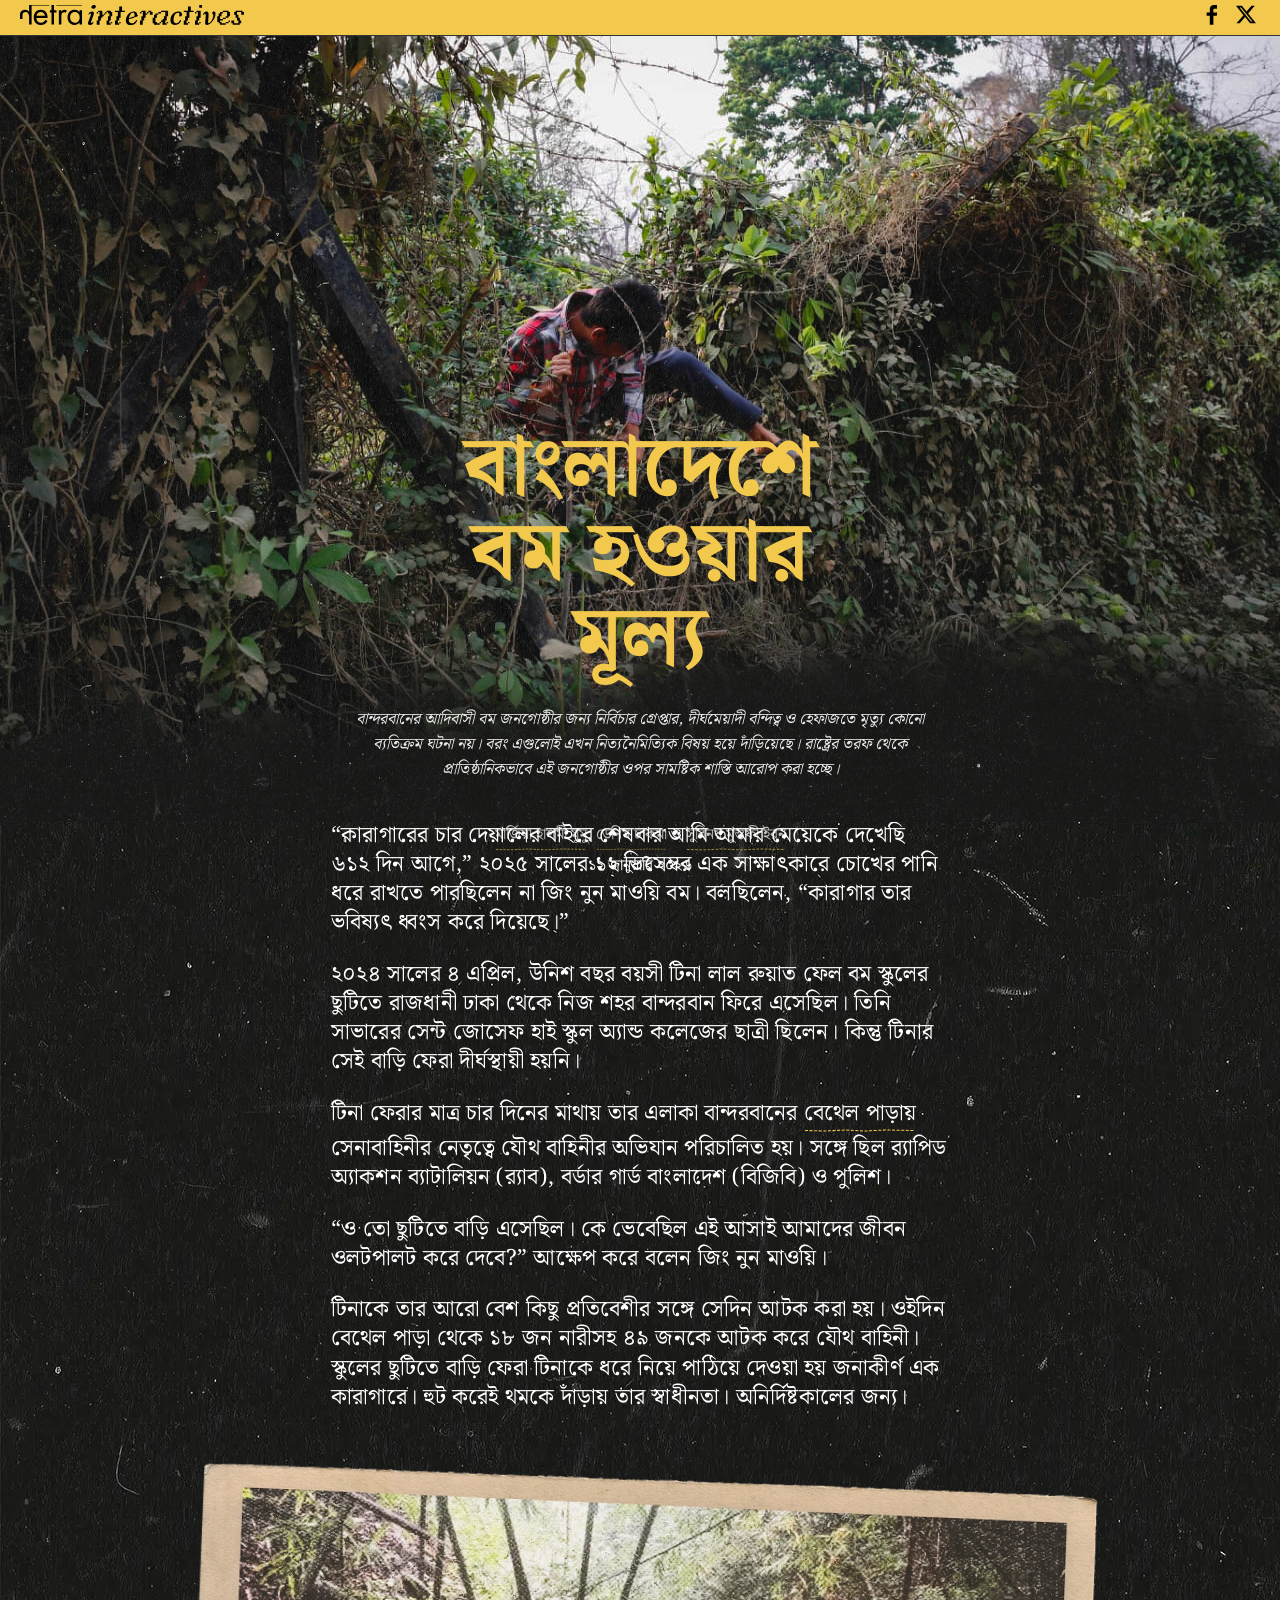
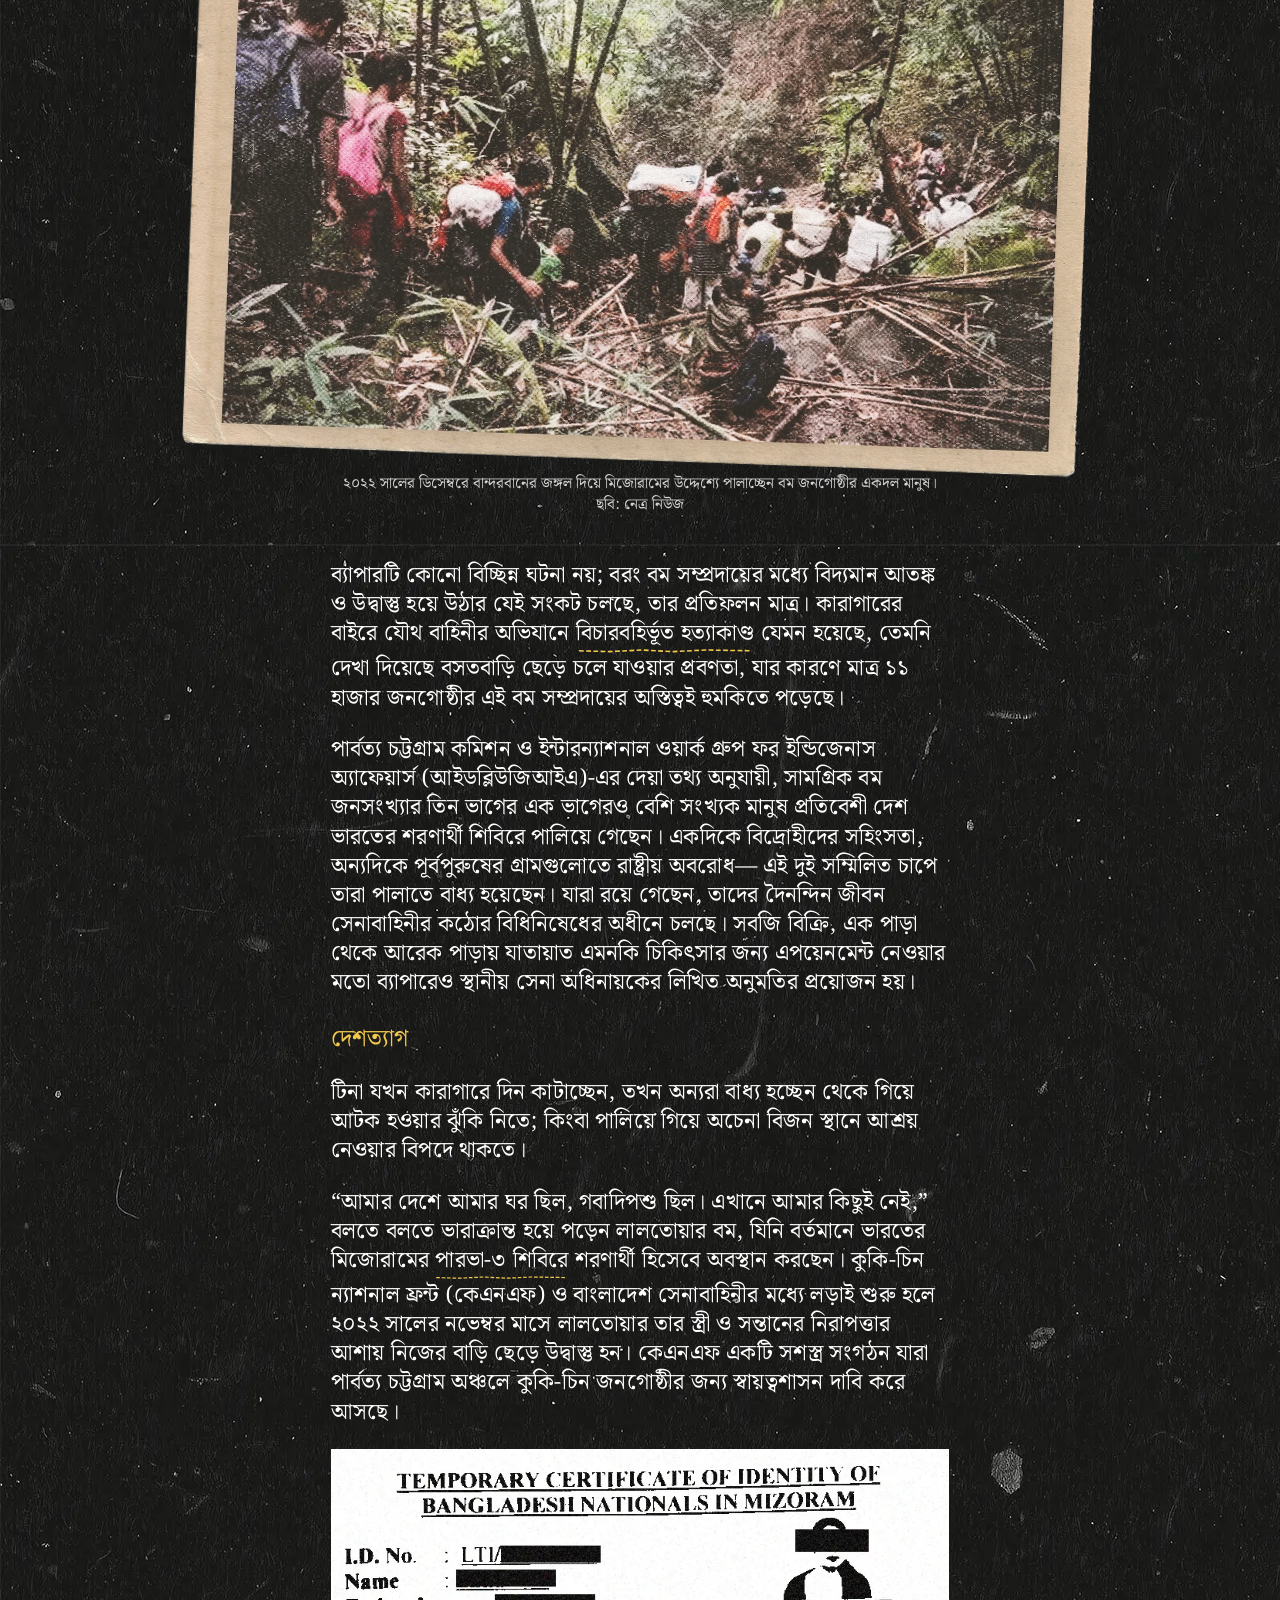
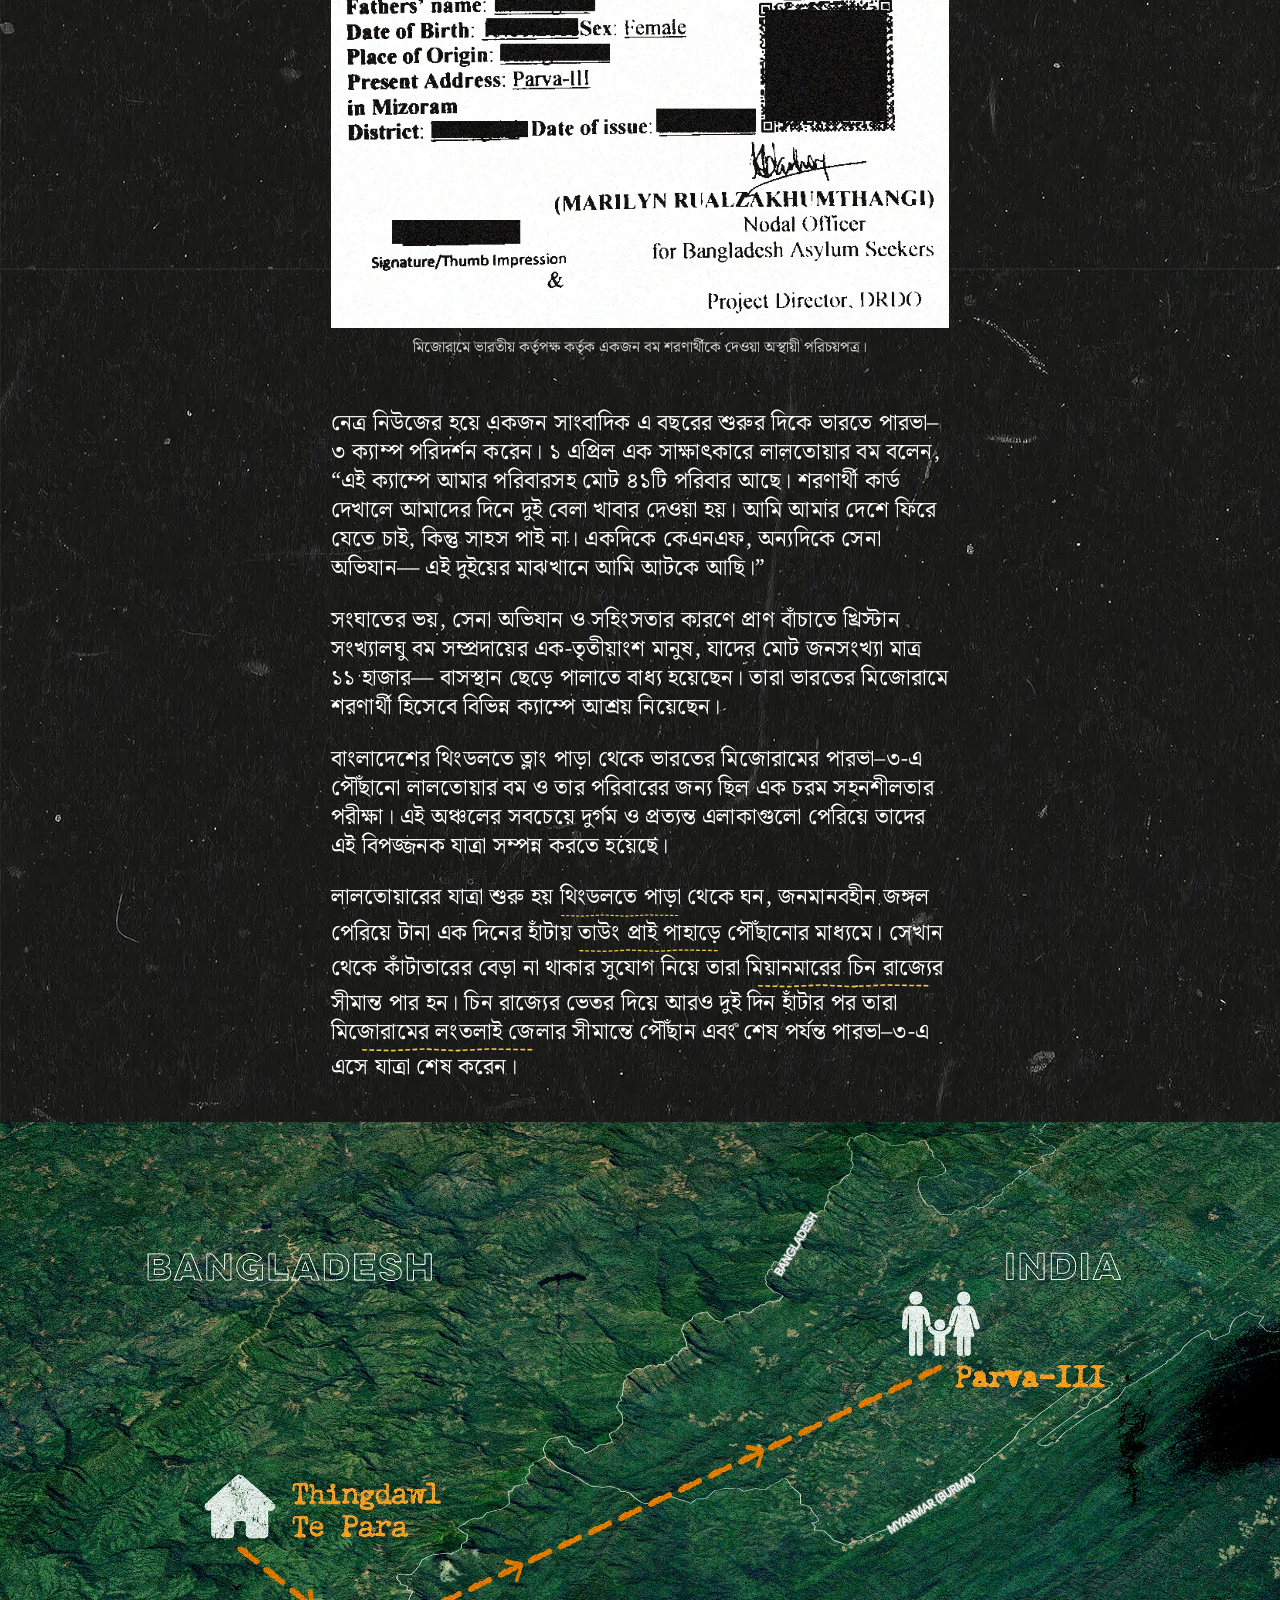
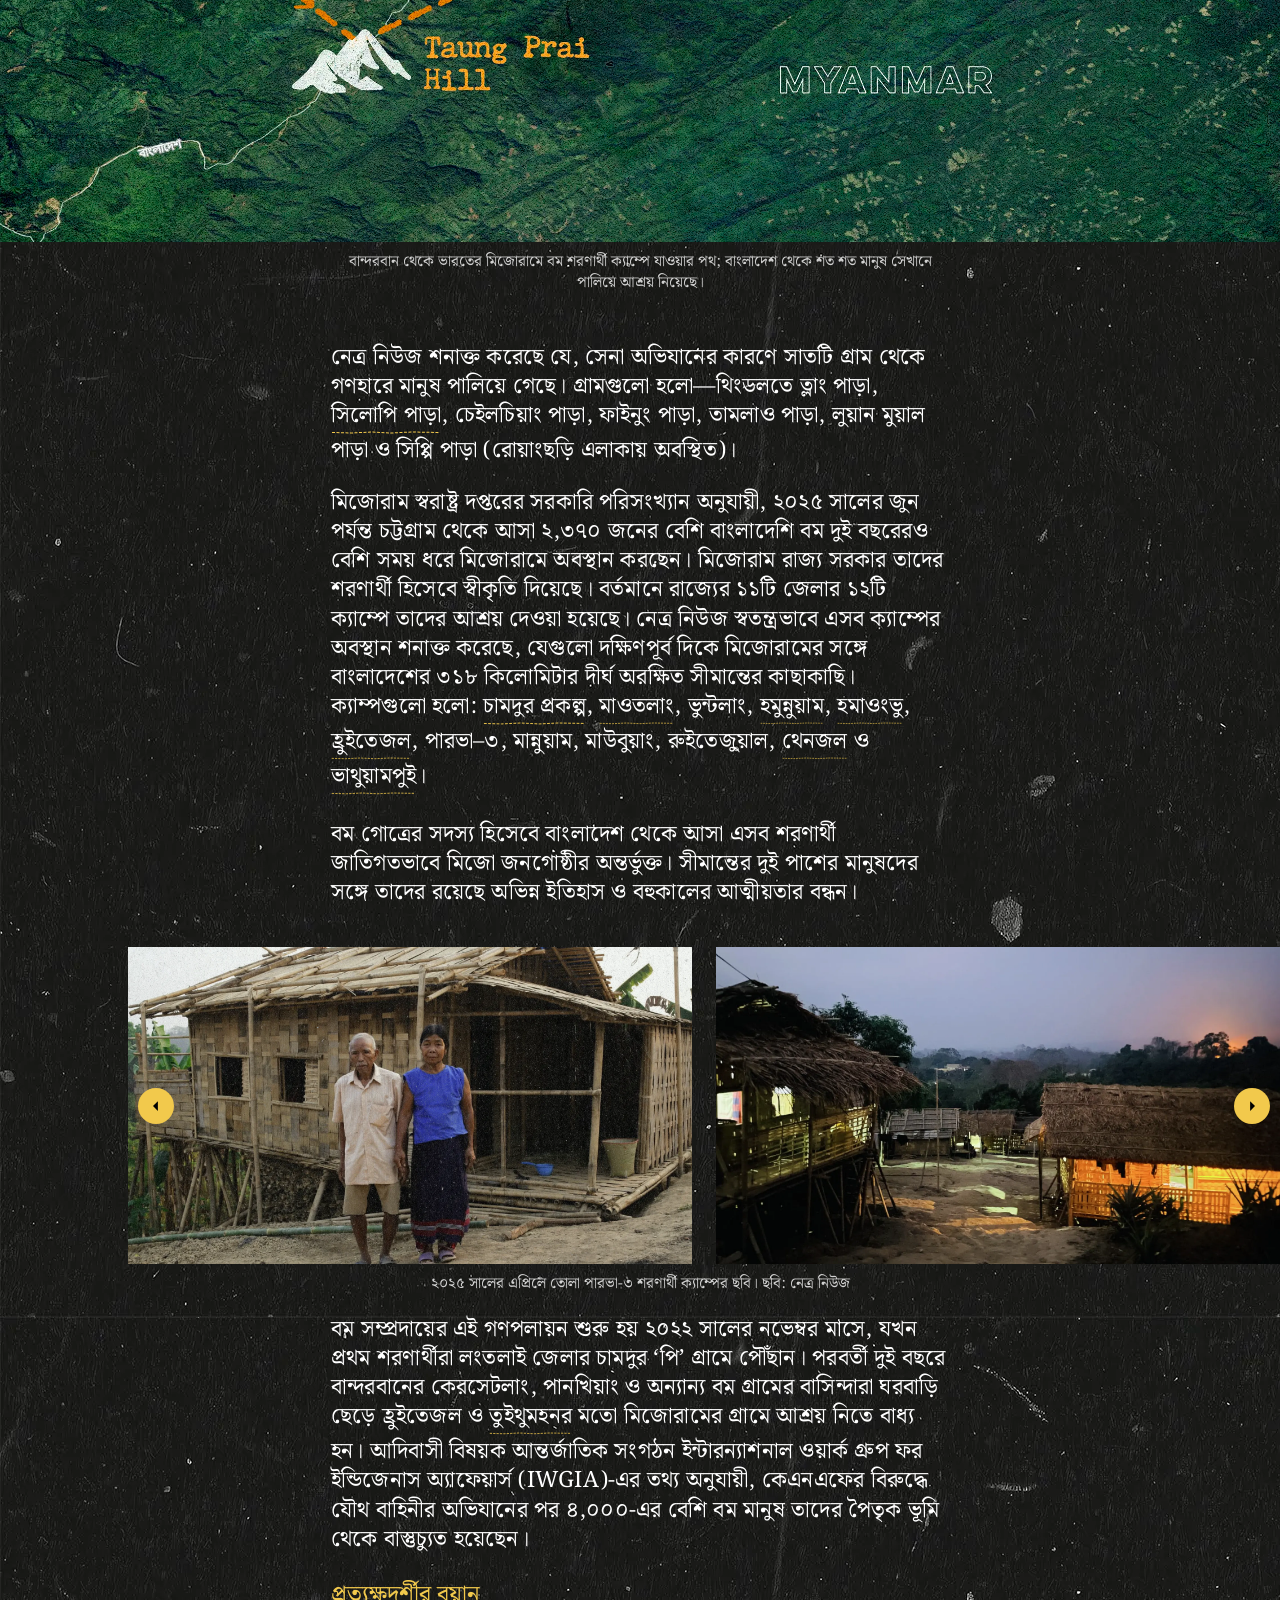
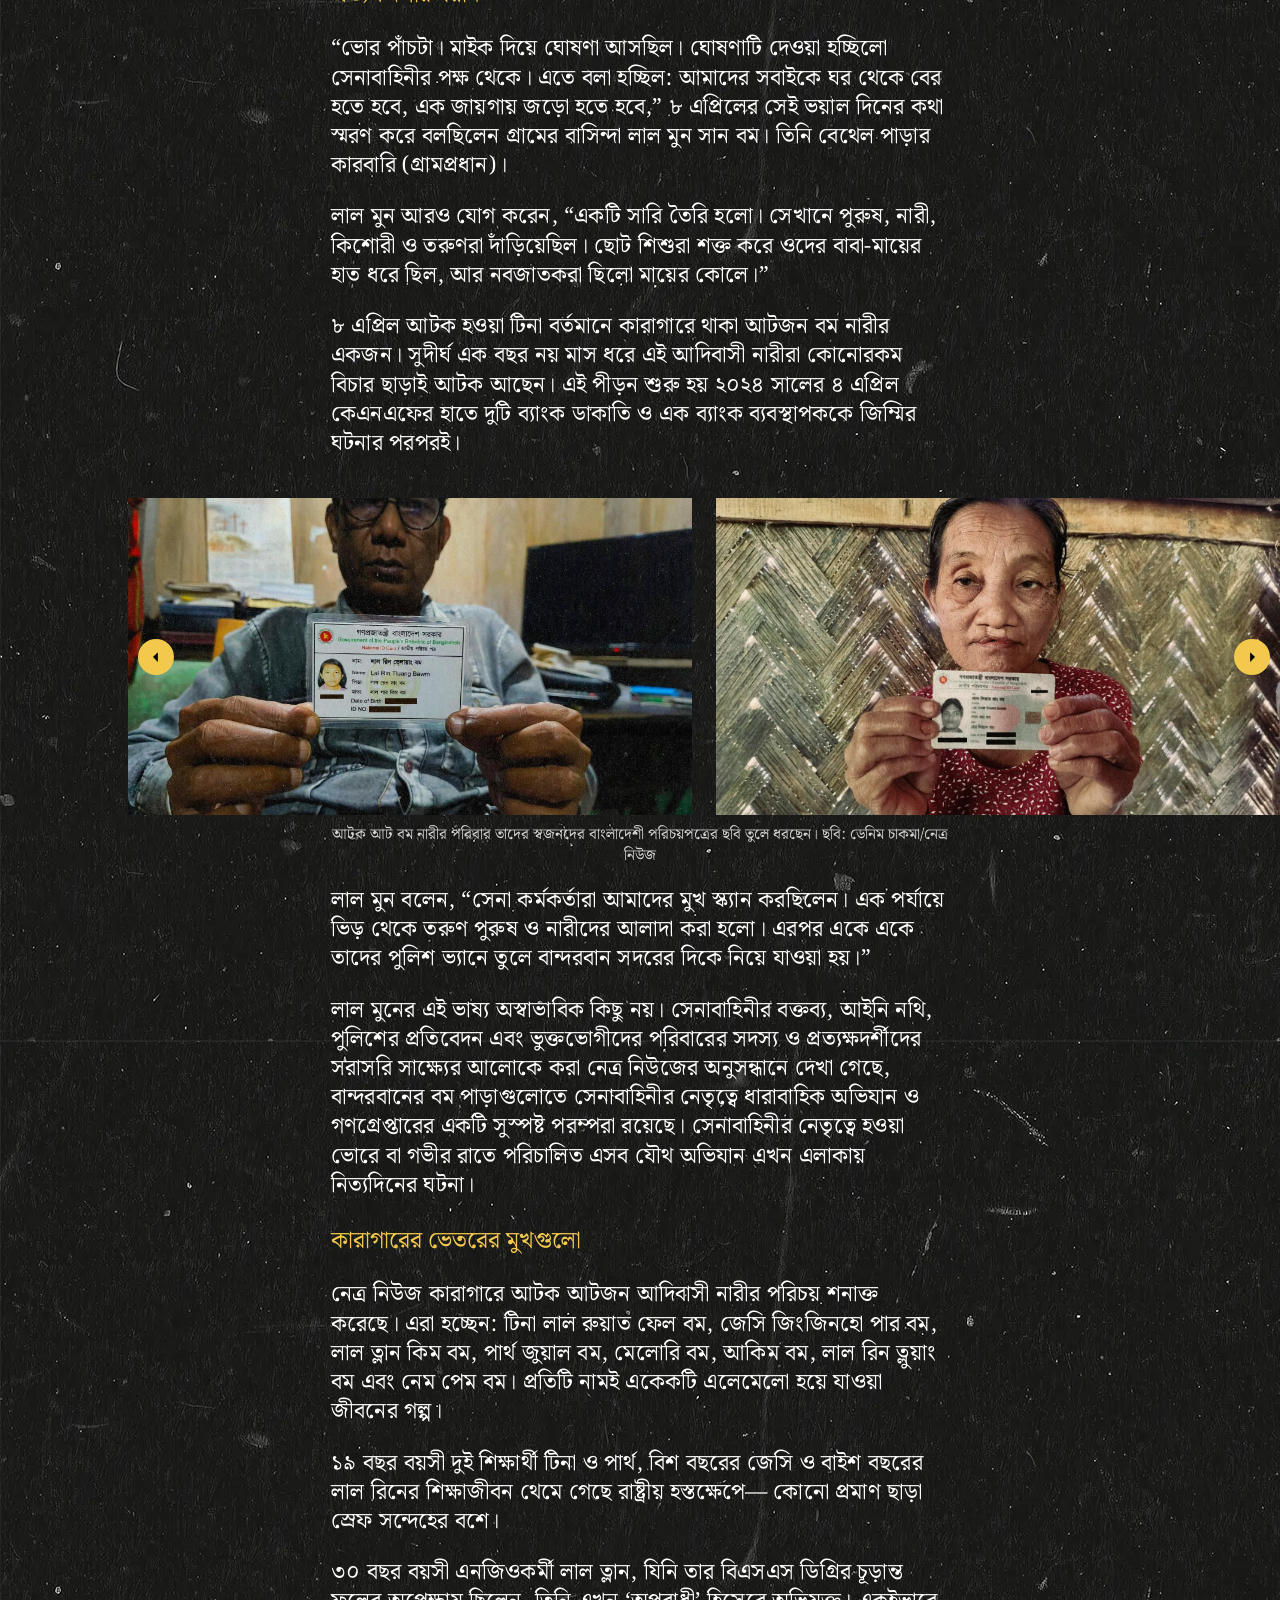
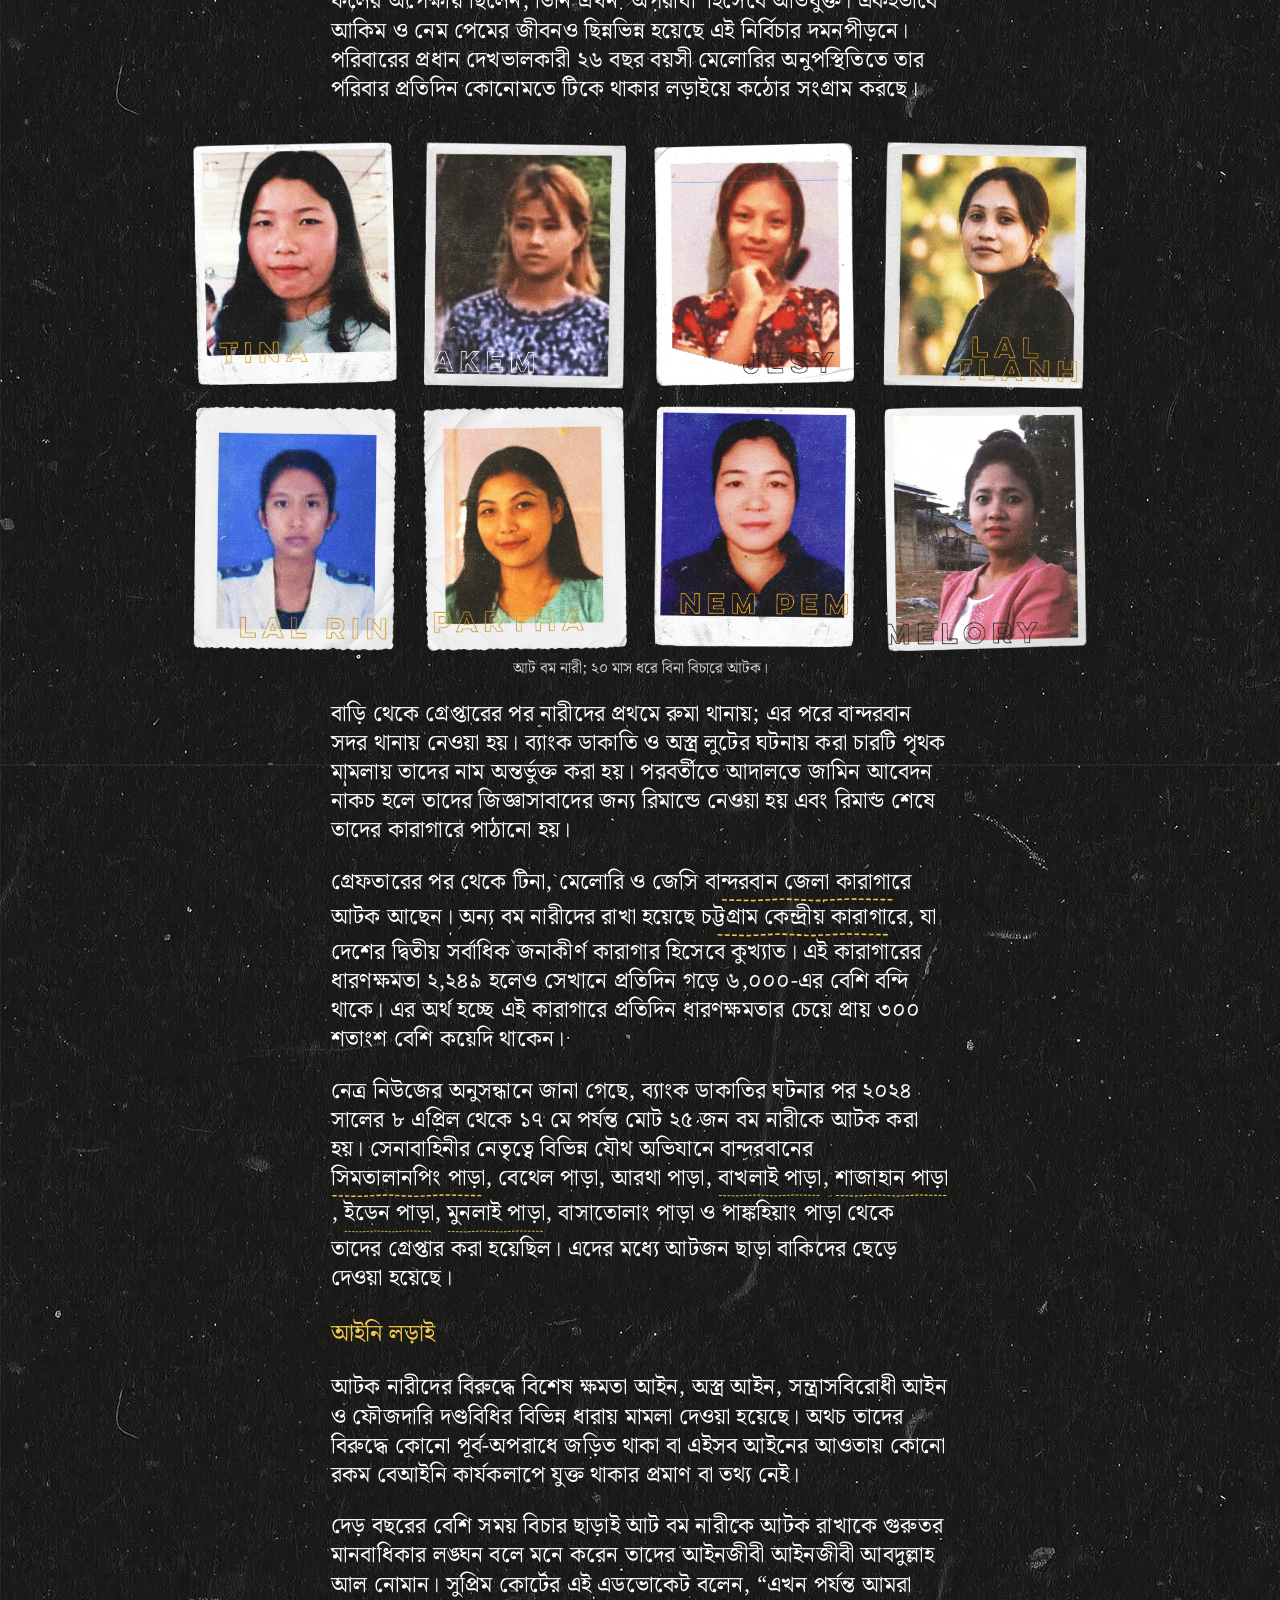
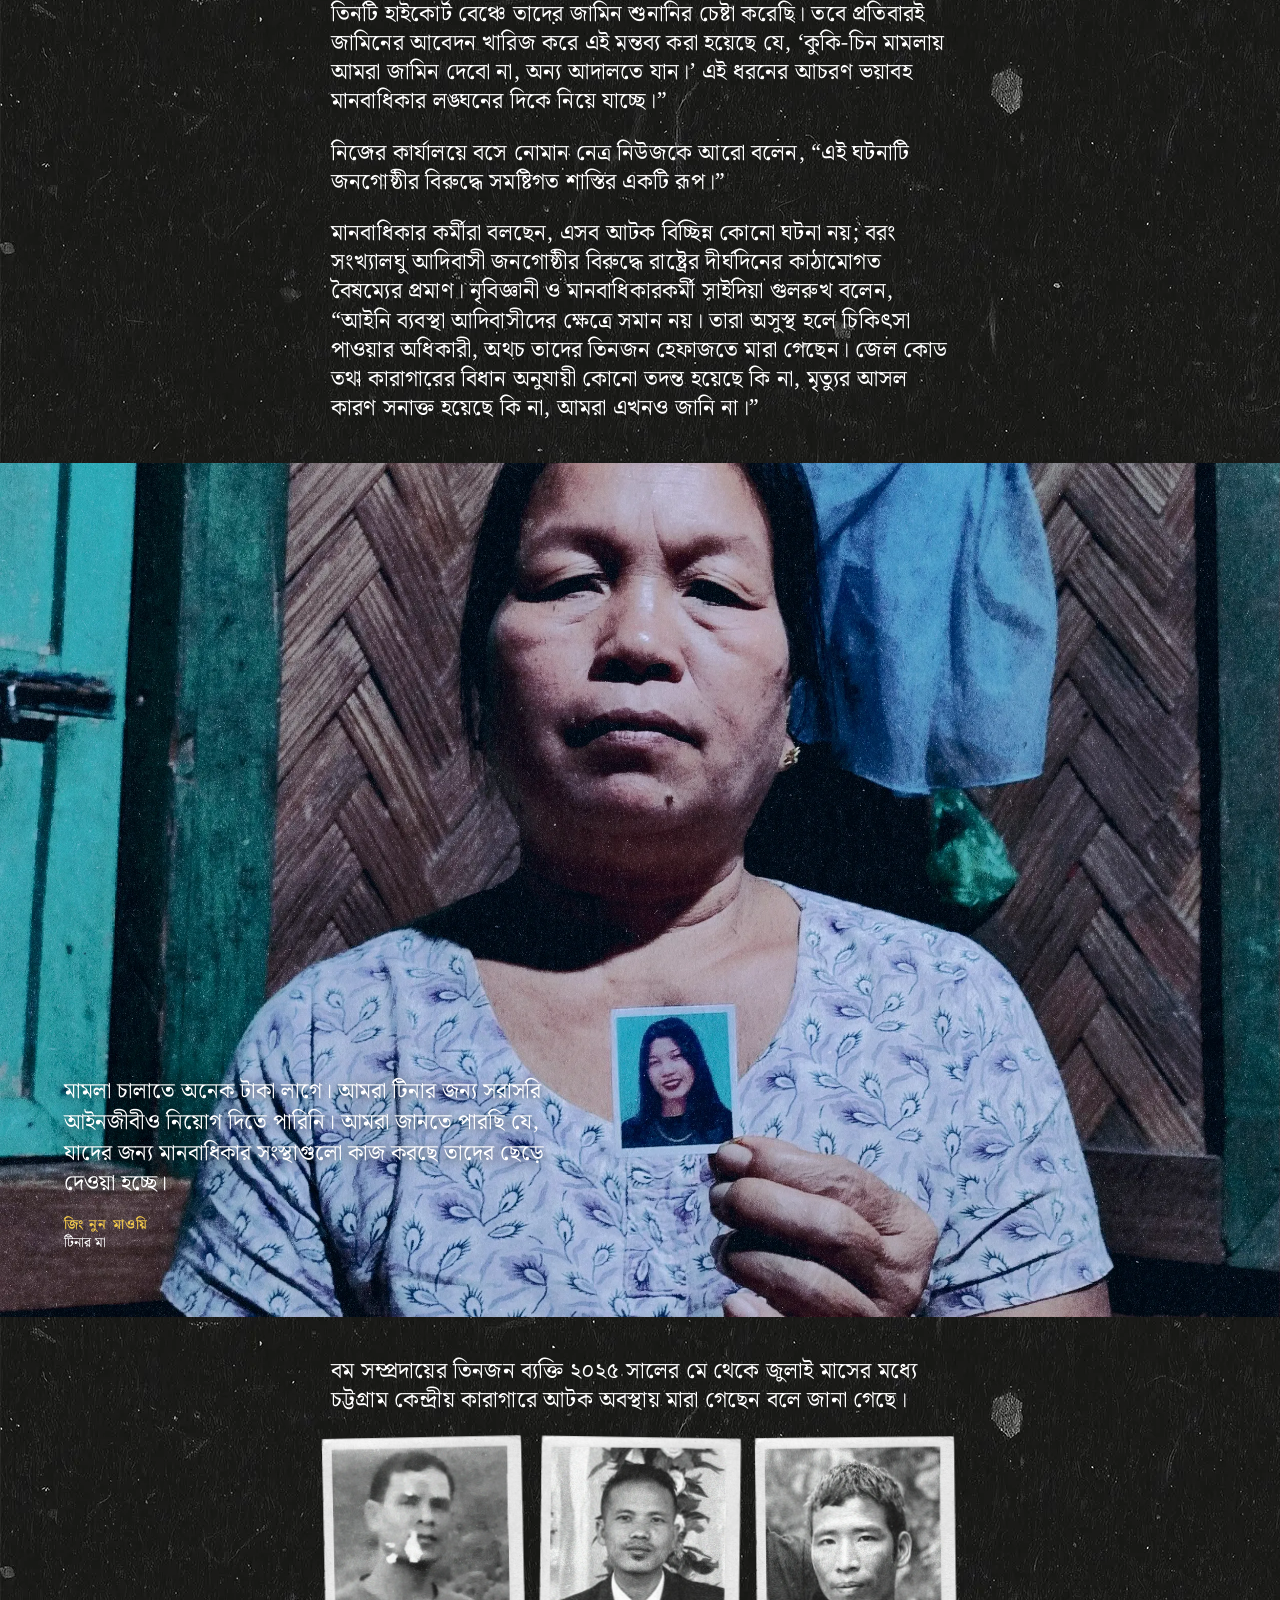
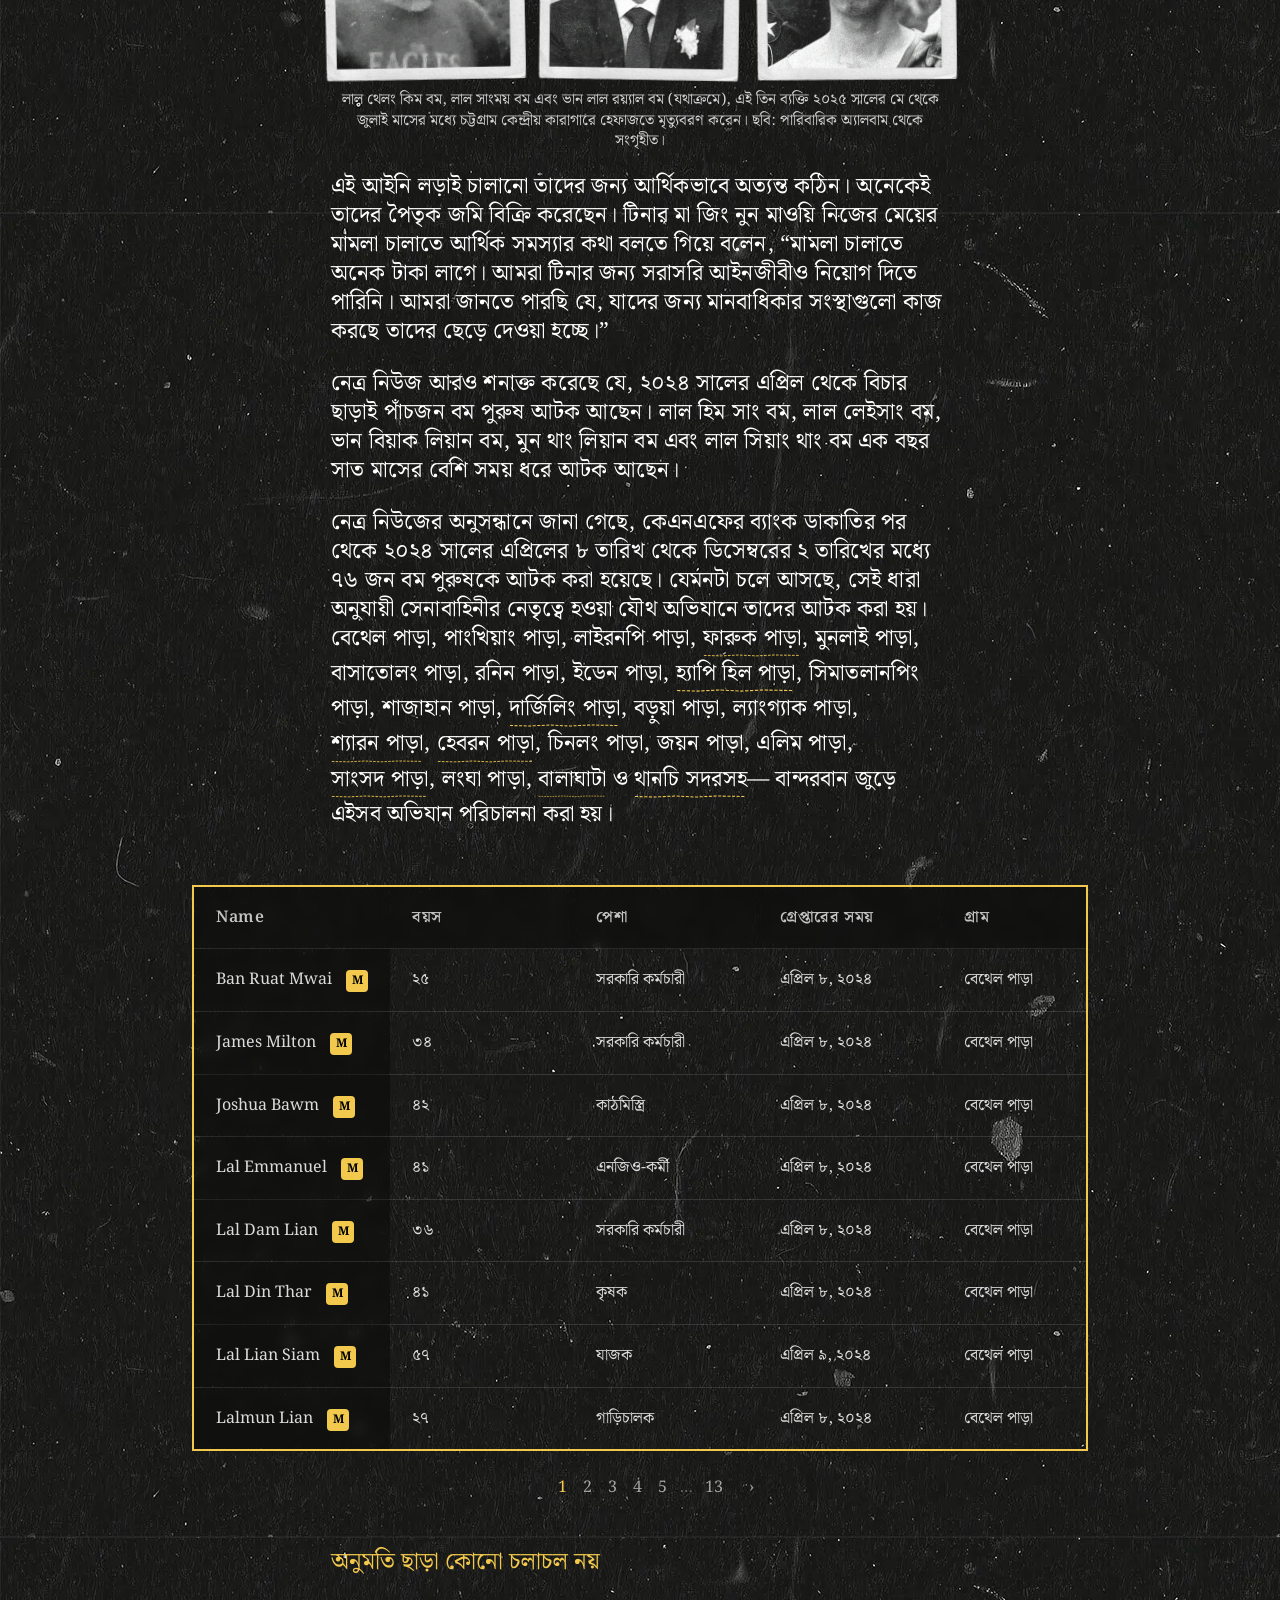
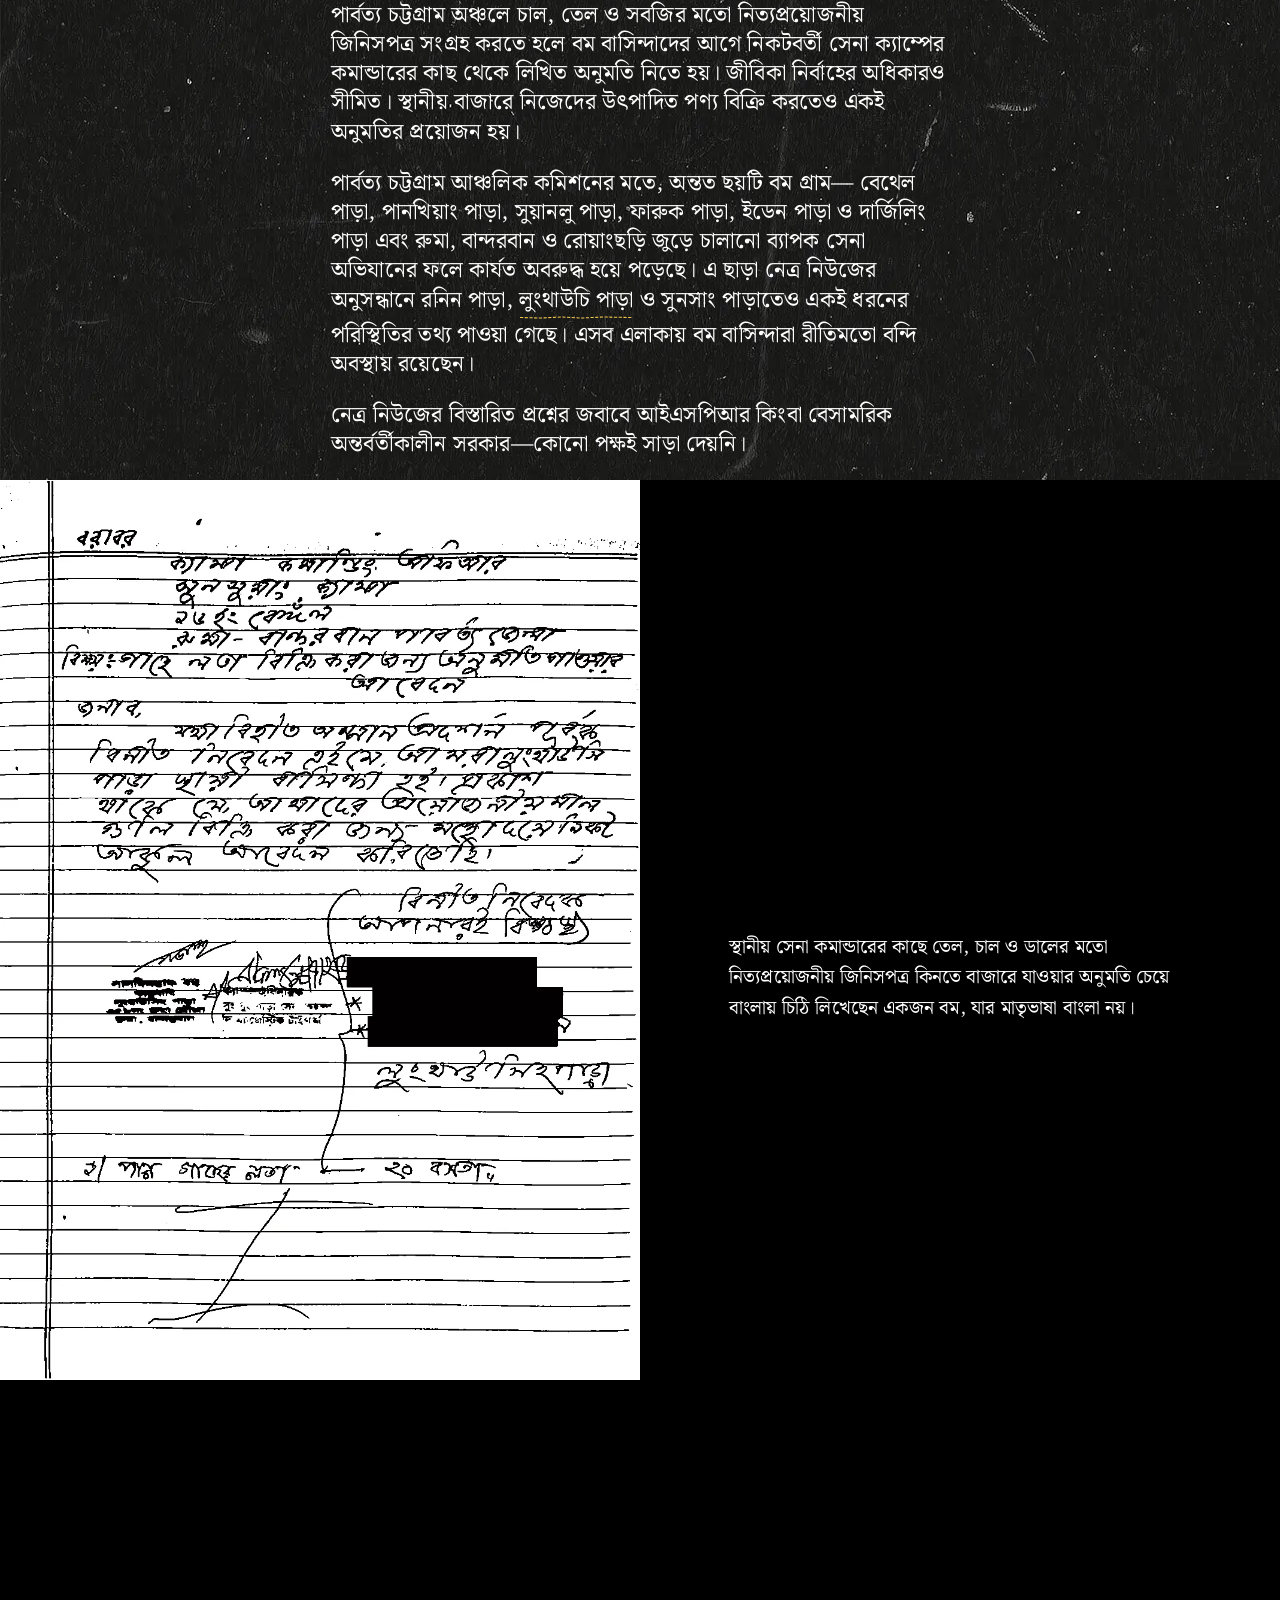
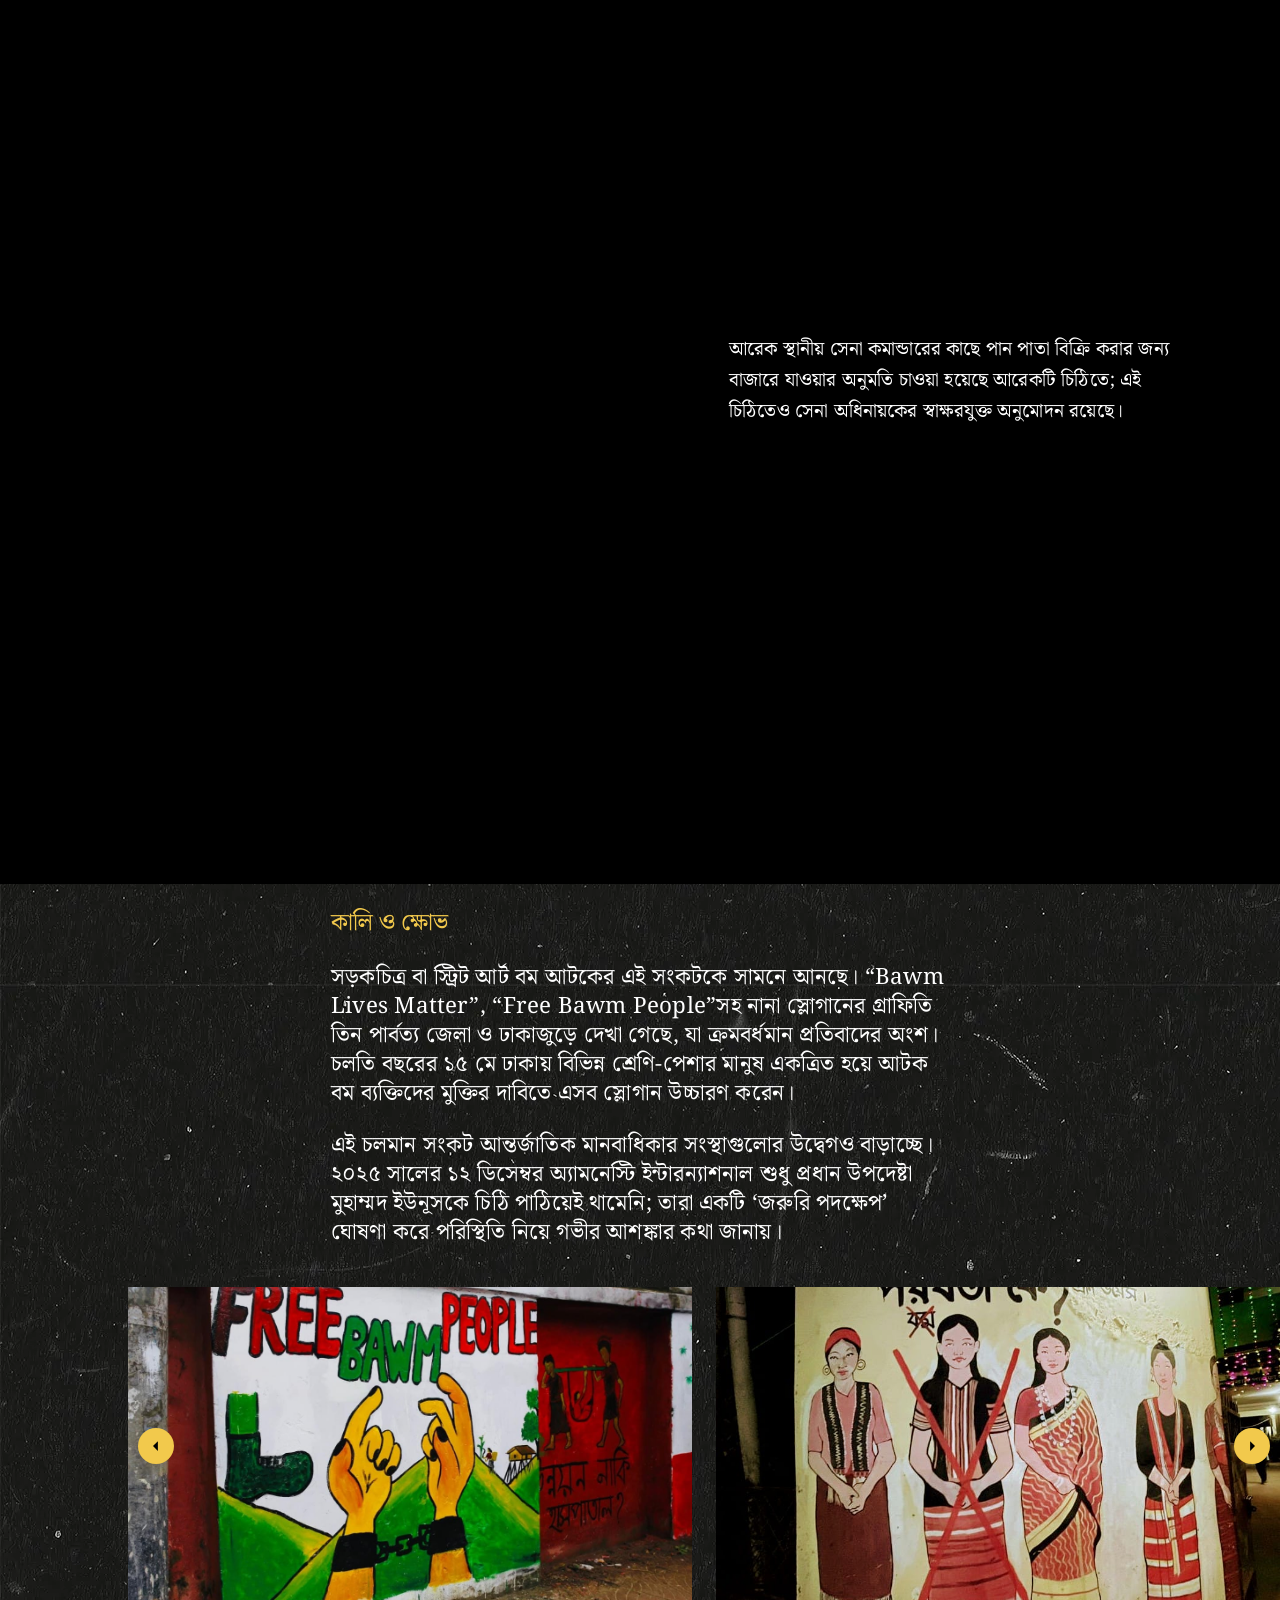
<file: bangla/index.html>
<!DOCTYPE html>
<!-- saved from url=(0128)/index.html -->
<html lang="bn">

<head>
  <meta http-equiv="Content-Type" content="text/html; charset=UTF-8">
  <meta name="viewport" content="width=device-width, initial-scale=1">
  <title>বাংলাদেশে বম হওয়ার মূল্য</title>
  <meta name="description"
    content="বান্দরবানের আদিবাসী বম মানুষজনের নির্বিচার গ্রেপ্তার, দীর্ঘমেয়াদী বন্দিত্ব, হেফাজতে মৃত্যু, চলাফেরায় বিধিনিষেধ ও উদ্বাস্তু জীবন নিয়ে নেত্র নিউজের অনুসন্ধান।">
  <link rel="canonical" href="https://interactive.netra.news/being-bawm-bangladesh/bangla/">
  <meta name="robots" content="index,follow,max-image-preview:large">

  <meta property="og:type" content="article">
  <meta property="og:site_name" content="Netra News">
  <meta property="og:title" content="বাংলাদেশে বম হওয়ার মূল্য">
  <meta property="og:description"
    content="বান্দরবানের আদিবাসী বম জনগোষ্ঠীর জন্য নির্বিচার গ্রেপ্তার, দীর্ঘমেয়াদী বন্দিত্ব ও হেফাজতে মৃত্যু নিয়ে নেত্র নিউজের অনুসন্ধান।">
  <meta property="og:url" content="https://interactive.netra.news/being-bawm-bangladesh/bangla/">
  <meta property="og:image"
    content="https://interactive.netra.news/being-bawm-bangladesh/assets/images/bawm%20feature%20copy%202s.webp">
  <meta property="og:image:width" content="1200">
  <meta property="og:image:height" content="630">
  <meta property="og:image:alt" content="বাংলাদেশের পার্বত্য চট্টগ্রামের বান্দরবানে একটি বম গ্রাম">
  <meta property="article:publisher" content="https://www.facebook.com/newsnetra">
  <meta property="article:section" content="Human Rights Investigations">

  <meta name="twitter:card" content="summary_large_image">
  <meta name="twitter:site" content="@netranews">
  <meta name="twitter:title" content="বাংলাদেশে বম হওয়ার মূল্য">
  <meta name="twitter:description"
    content="বান্দরবানের আদিবাসী বম জনগোষ্ঠীর জন্য নির্বিচার গ্রেপ্তার, দীর্ঘমেয়াদী বন্দিত্ব ও হেফাজতে মৃত্যু নিয়ে নেত্র নিউজের অনুসন্ধান।">
  <meta name="twitter:image"
    content="https://interactive.netra.news/being-bawm-bangladesh/assets/images/bawm%20feature%20copy%202s.webp">

  <meta name="news_keywords"
    content="বম, বান্দরবান, পার্বত্য চট্টগ্রাম, আদিবাসী মানুষ, মানবাধিকার, বাছবিচারহীন গ্রেপ্তার, হেফাজতে মৃত্যু, বাংলাদেশ">


  <link rel="stylesheet" href="./styles.css">

 <link rel="preconnect" href="https://fonts.googleapis.com">
<link rel="preconnect" href="https://fonts.gstatic.com" crossorigin>
<link href="https://fonts.googleapis.com/css2?family=Noto+Serif+Bengali:wght@100..900&display=swap" rel="stylesheet">


</head>

<body>

  <header>

    <div class="header-bar">
      <div class="netra-logo">
        <a href="https://netra.news/tags/interactive/" target="_blank" title="Visit Netra News Interactive">
          <img class="nav-logo" alt="Netra News Logo" src="../assets/images/netraintractvlogo.svg" width="140"
            height="20">

        </a>
      </div>

      <ul class="social-icons" aria-label="Share">
        <li class="facebook-share">
          <a href="https://www.facebook.com/sharer/sharer.php?u=https://interactive.netra.news/being-bawm-bangladesh/bangla/"
            target="_blank" rel="noreferrer" aria-label="Share on Facebook">
            <svg viewBox="0 0 14 26" fill="none" preserveAspectRatio="xMidYMid meet" class="fb-logo">
              <path
                d="M13.2237 13.9747H8.82474V25.75H4.13073V13.9747H0V9.87083H4.18437V4.88177C4.18437 2.41406 6.00833 0 9.20026 0H13.5456V4.72083H10.6487C9.25391 4.72083 8.77109 4.88177 8.77109 6.06198V9.84401H13.7333L13.2237 13.9747Z"
                fill="currentColor"></path>
            </svg>
          </a>
        </li>

        <li class="twitter-share">
          <a href="https://twitter.com/intent/tweet?url=https://interactive.netra.news/being-bawm-bangladesh/bangla/"
            target="_blank" rel="noreferrer" aria-label="Share on X">
            <svg class="twitter-logo" preserveAspectRatio="xMidYMid meet" viewBox="0 0 24 24" fill="none">
              <path fill-rule="evenodd" clip-rule="evenodd"
                d="M8.99079 12.1721L0 1H7.12135L12.6713 7.9051L18.6005 1.03109H22.5226L14.5676 10.2645L24 22H16.8999L10.8905 14.5326L4.47476 21.9793H0.531444L8.99079 12.1721ZM17.9348 19.93L4.36657 3.06999H6.08565L19.6368 19.93H17.9348Z"
                fill="currentColor"></path>
            </svg>
          </a>
        </li>
      </ul>

    </div>

    <section class="hero">
      <img src="../assets/images/bawm%20feature%20copy%202s.webp" alt="The Price of Being Bawm" class="hero-image"
        fetchpriority="high" decoding="async" width="1200" height="630">


      <div class="hero-overlay"></div>

      <div class="hero-content">
        <h1 class="hero-title">
          <span class="line">বাংলাদেশে</span>
          <span class="line">বম হওয়ার</span>
          <span class="outline">মূল্য</span>
        </h1>


        <p class="hero-deck">
          বান্দরবানের আদিবাসী বম জনগোষ্ঠীর জন্য নির্বিচার গ্রেপ্তার, দীর্ঘমেয়াদী বন্দিত্ব ও হেফাজতে মৃত্যু কোনো
          ব্যতিক্রম ঘটনা নয়। বরং এগুলোই এখন নিত্যনৈমিত্যিক বিষয় হয়ে দাঁড়িয়েছে। রাষ্ট্রের তরফ থেকে প্রাতিষ্ঠানিকভাবে
          এই জনগোষ্ঠীর ওপর সামষ্টিক শাস্তি আরোপ করা হচ্ছে।
        </p>

        <p class="hero-byline">

          <span class="author">
            <a href="https://netra.news/authors/maarjiyyaa/">মার্জিয়া হাশমী মুমু</a>,
            <a href="https://netra.news/authors/denim/">ডেনিম চাকমা</a> ও
            <a href="https://netra.news/authors/subiny/">সুবিনয় মুস্তফী ইরন</a>
          </span>

          <time datetime="2025-12-30">১২ জানুয়ারি ২০২৬</time>

        </p>
      </div>
    </section>

  </header>

  <main>
    <article>
      <section aria-label="Story">
        <p>“কারাগারের চার দেয়ালের বাইরে শেষবার আমি আমার মেয়েকে দেখেছি ৬১২ দিন আগে,” ২০২৫ সালের ১২ ডিসেম্বর এক
          সাক্ষাৎকারে চোখের পানি ধরে রাখতে পারছিলেন না জিং নুন মাওয়ি বম। বলছিলেন, “কারাগার তার ভবিষ্যৎ ধ্বংস করে
          দিয়েছে।”
        </p>

        <p>২০২৪ সালের ৪ এপ্রিল, উনিশ বছর বয়সী টিনা লাল রুয়াত ফেল বম স্কুলের ছুটিতে রাজধানী ঢাকা থেকে নিজ শহর বান্দরবান
          ফিরে এসেছিল। তিনি সাভারের সেন্ট জোসেফ হাই স্কুল অ্যান্ড কলেজের ছাত্রী ছিলেন। কিন্তু টিনার সেই বাড়ি ফেরা
          দীর্ঘস্থায়ী হয়নি।</p>

        <p>টিনা ফেরার মাত্র চার দিনের মাথায় তার এলাকা বান্দরবানের <a
            href="https://earth.google.com/web/search/bethel+para,+bandarban/@22.0482935,92.409616,49.69557145a,776.55152828d,35y,323.96239021h,60t,0r/data=[base64]">বেথেল
            পাড়ায়</a> সেনাবাহিনীর নেতৃত্বে যৌথ বাহিনীর অভিযান পরিচালিত হয়। সঙ্গে ছিল র‌্যাপিড অ্যাকশন ব্যাটালিয়ন
          (র‍্যাব), বর্ডার গার্ড বাংলাদেশ (বিজিবি) ও পুলিশ।</p>

        <p>“ও তো ছুটিতে বাড়ি এসেছিল। কে ভেবেছিল এই আসাই আমাদের জীবন ওলটপালট করে দেবে?” আক্ষেপ করে বলেন জিং নুন মাওয়ি।
        </p>

        <p>
          টিনাকে তার আরো বেশ কিছু প্রতিবেশীর সঙ্গে সেদিন আটক করা হয়। ওইদিন বেথেল পাড়া থেকে ১৮ জন নারীসহ ৪৯ জনকে আটক
          করে যৌথ বাহিনী। স্কুলের ছুটিতে বাড়ি ফেরা টিনাকে ধরে নিয়ে পাঠিয়ে দেওয়া হয় জনাকীর্ণ এক কারাগারে। হুট করেই
          থমকে দাঁড়ায় তার স্বাধীনতা। অনির্দিষ্টকালের জন্য।</p>

      </section>

      <section class="full-hero slant">
        <figure class="full-hero__figure">
          <img src="../assets/images/first%20feature%20photo.webp" alt="" class="full-hero__img">
          <figcaption class="full-hero__caption">
            ২০২২ সালের ডিসেম্বরে বান্দরবানের জঙ্গল দিয়ে মিজোরামের উদ্দেশ্যে পালাচ্ছেন বম জনগোষ্ঠীর একদল মানুষ। ছবি:
            নেত্র নিউজ
          </figcaption>
        </figure>
      </section>


      <section aria-label="Story">
        <p>ব্যাপারটি কোনো বিচ্ছিন্ন ঘটনা নয়; বরং বম সম্প্রদায়ের মধ্যে বিদ্যমান আতঙ্ক ও উদ্বাস্তু হয়ে উঠার যেই
          সংকট চলছে, তার প্রতিফলন মাত্র। কারাগারের বাইরে যৌথ বাহিনীর অভিযানে <a
            href="https://netra.news/2025/bangladesh-army-indigenous-bawm/">বিচারবহির্ভূত হত্যাকাণ্ড</a> যেমন হয়েছে,
          তেমনি দেখা দিয়েছে বসতবাড়ি ছেড়ে চলে যাওয়ার প্রবণতা, যার কারণে মাত্র ১১ হাজার জনগোষ্ঠীর এই বম সম্প্রদায়ের
          অস্তিত্বই হুমকিতে পড়েছে।</p>

        <p>পার্বত্য চট্টগ্রাম কমিশন ও ইন্টারন্যাশনাল ওয়ার্ক গ্রুপ ফর ইন্ডিজেনাস অ্যাফেয়ার্স (আইডব্লিউজিআইএ)-এর দেয়া
          তথ্য অনুযায়ী, সামগ্রিক বম জনসংখ্যার তিন ভাগের এক ভাগেরও বেশি সংখ্যক মানুষ প্রতিবেশী দেশ ভারতের শরণার্থী
          শিবিরে পালিয়ে গেছেন। একদিকে বিদ্রোহীদের সহিংসতা, অন্যদিকে পূর্বপুরুষের গ্রামগুলোতে রাষ্ট্রীয় অবরোধ— এই দুই
          সম্মিলিত চাপে তারা পালাতে বাধ্য হয়েছেন। যারা রয়ে গেছেন, তাদের দৈনন্দিন জীবন সেনাবাহিনীর কঠোর বিধিনিষেধের
          অধীনে চলছে। সবজি বিক্রি, এক পাড়া থেকে আরেক পাড়ায় যাতায়াত এমনকি চিকিৎসার জন্য এপয়েনমেন্ট নেওয়ার মতো
          ব্যাপারেও স্থানীয় সেনা অধিনায়কের লিখিত অনুমতির প্রয়োজন হয়।</p>



        <h2>দেশত্যাগ</h2>

        <p>টিনা যখন কারাগারে দিন কাটাচ্ছেন, তখন অন্যরা বাধ্য হচ্ছেন থেকে গিয়ে আটক হওয়ার ঝুঁকি নিতে; কিংবা পালিয়ে
          গিয়ে অচেনা বিজন স্থানে আশ্রয় নেওয়ার বিপদে থাকতে।</p>

        <p>“আমার দেশে আমার ঘর ছিল, গবাদিপশু ছিল। এখানে আমার কিছুই নেই,” বলতে বলতে ভারাক্রান্ত হয়ে পড়েন লালতোয়ার বম,
          যিনি বর্তমানে ভারতের মিজোরামের <a
            href="https://earth.google.com/web/search/Parva-III+camp,+mizoram/@22.08157136,92.65297494,224.31353664a,192.6310795d,35y,-67.53932925h,59.91764937t,0r/data=CmYaOBIyCiUweDMwYjI5MGZjMDI5NDJkOTE6MHg0MTJmMDg5YjM5YmU1MDUzKglQYXJ2YSBJSUkYASABIiYKJAmE8ZNZ5tQ1QBHNpTL838g1QBmDciUSoBxXQCHVmrpBlhlXQEICCAE6AwoBMEICCABKDQj___________8BEAA">পারভা-৩
            শিবিরে</a> শরণার্থী হিসেবে অবস্থান করছেন। কুকি-চিন ন্যাশনাল ফ্রন্ট (কেএনএফ) ও বাংলাদেশ সেনাবাহিনীর মধ্যে
          লড়াই শুরু হলে ২০২২ সালের নভেম্বর মাসে লালতোয়ার তার স্ত্রী ও সন্তানের নিরাপত্তার আশায় নিজের বাড়ি ছেড়ে
          উদ্বাস্তু হন। কেএনএফ একটি সশস্ত্র সংগঠন যারা পার্বত্য চট্টগ্রাম অঞ্চলে কুকি-চিন জনগোষ্ঠীর জন্য স্বায়ত্বশাসন
          দাবি করে আসছে।</p>


        <figure class="photo-quote">
          <img src="../assets/images/refuge%20card%20copy.webp"
            alt="মিজোরামে ভারতীয় কর্তৃপক্ষ কর্তৃক একজন বম শরণার্থীকে দেওয়া অস্থায়ী পরিচয়পত্র"
            class="photo-quote__img" loading="lazy">

          <figcaption class="photo-quote__caption">
            মিজোরামে ভারতীয় কর্তৃপক্ষ কর্তৃক একজন বম শরণার্থীকে দেওয়া অস্থায়ী পরিচয়পত্র।
          </figcaption>
        </figure>



        <p>নেত্র নিউজের হয়ে একজন সাংবাদিক এ বছরের শুরুর দিকে ভারতে পারভা–৩ ক্যাম্প পরিদর্শন করেন। ১ এপ্রিল এক
          সাক্ষাৎকারে লালতোয়ার বম বলেন, “এই ক্যাম্পে আমার পরিবারসহ মোট ৪১টি পরিবার আছে। শরণার্থী কার্ড দেখালে আমাদের
          দিনে দুই বেলা খাবার দেওয়া হয়। আমি আমার দেশে ফিরে যেতে চাই, কিন্তু সাহস পাই না। একদিকে কেএনএফ, অন্যদিকে সেনা
          অভিযান— এই দুইয়ের মাঝখানে আমি আটকে আছি।”</p>

        <p>সংঘাতের ভয়, সেনা অভিযান ও সহিংসতার কারণে প্রাণ বাঁচাতে খ্রিস্টান সংখ্যালঘু বম সম্প্রদায়ের এক-তৃতীয়াংশ
          মানুষ, যাদের মোট জনসংখ্যা মাত্র ১১ হাজার— বাসস্থান ছেড়ে পালাতে বাধ্য হয়েছেন। তারা ভারতের মিজোরামে শরণার্থী
          হিসেবে বিভিন্ন ক্যাম্পে আশ্রয় নিয়েছেন।</p>

        <p>বাংলাদেশের থিংডলতে ত্লাং পাড়া থেকে ভারতের মিজোরামের পারভা–৩-এ পৌঁছানো লালতোয়ার বম ও তার পরিবারের জন্য ছিল
          এক চরম সহনশীলতার পরীক্ষা। এই অঞ্চলের সবচেয়ে দুর্গম ও প্রত্যন্ত এলাকাগুলো পেরিয়ে তাদের এই বিপজ্জনক যাত্রা
          সম্পন্ন করতে হয়েছে।</p>

        <p>লালতোয়ারের যাত্রা শুরু হয় <a
            href="https://earth.google.com/web/search/Thingdawl+te+para,+bandarban/@21.90169119,92.57122863,708.59862636a,69.93310419d,35y,175.5595031h,59.99786519t,0r/data=[base64]">থিংডলতে
            পাড়া</a> থেকে ঘন, জনমানবহীন জঙ্গল পেরিয়ে টানা এক দিনের হাঁটায় <a
            href="https://maps.app.goo.gl/P5AjEuDNGHvrV5Cj8">তাউং প্রাই পাহাড়ে</a> পৌঁছানোর মাধ্যমে। সেখান থেকে
          কাঁটাতারের বেড়া না থাকার সুযোগ নিয়ে তারা <a
            href="https://earth.google.com/web/search/Myanmar%e2%80%99s+Chin+State/@22.26063825,93.65030415,1730.70153875a,141818.7359879d,35y,-0h,0t,0r/data=[base64]">মিয়ানমারের
            চিন রাজ্যের</a> সীমান্ত পার হন। চিন রাজ্যের ভেতর দিয়ে আরও দুই দিন হাঁটার পর তারা <a
            href="https://earth.google.com/web/search/Lawngtlai+District,+Mizoram,+IN/@22.31050344,92.70156353,359.60065012a,1909.33021352d,35y,144.85158746h,58.95397674t,0r/data=[base64]">মিজোরামের
            লংতলাই জেলার</a> সীমান্তে পৌঁছান এবং শেষ পর্যন্ত পারভা–৩-এ এসে যাত্রা শেষ করেন।</p>
      </section>


      <figure class="photo-quote">
        <img src="../assets/images/mapss%20copy.webp"
          alt="একটি মানচিত্র যা ভারতের মিজোরামে বম শরণার্থী ক্যাম্পের দূরত্ব দেখাচ্ছে" class="photo-quote__img"
          loading="lazy">

        <figcaption class="photo-quote__caption">
          বান্দরবান থেকে ভারতের মিজোরামে বম শরণার্থী ক্যাম্পে যাওয়ার পথ; বাংলাদেশ থেকে শত শত মানুষ সেখানে পালিয়ে
          আশ্রয় নিয়েছে।
        </figcaption>
      </figure>

      <section aria-label="Story">


        <p>নেত্র নিউজ শনাক্ত করেছে যে, সেনা অভিযানের কারণে সাতটি গ্রাম থেকে গণহারে মানুষ পালিয়ে গেছে। গ্রামগুলো
          হলো—থিংডলতে ত্লাং পাড়া, <a
            href="https://earth.google.com/web/search/Silopy+para,+bandarban/@21.88495773,92.58732284,798.61626422a,64.17170346d,35y,167.36988421h,59.994445t,0r/data=[base64]">সিলোপি
            পাড়া</a>, চেইলচিয়াং পাড়া, ফাইনুং পাড়া, তামলাও পাড়া, লুয়ান মুয়াল পাড়া ও সিপ্পি পাড়া (রোয়াংছড়ি
          এলাকায় অবস্থিত)।</p>

        <p>মিজোরাম স্বরাষ্ট্র দপ্তরের সরকারি পরিসংখ্যান অনুযায়ী, ২০২৫ সালের জুন পর্যন্ত চট্টগ্রাম থেকে আসা ২,৩৭০ জনের
          বেশি বাংলাদেশি বম দুই বছরেরও বেশি সময় ধরে মিজোরামে অবস্থান করছেন। মিজোরাম রাজ্য সরকার তাদের শরণার্থী হিসেবে
          স্বীকৃতি দিয়েছে। বর্তমানে রাজ্যের ১১টি জেলার ১২টি ক্যাম্পে তাদের আশ্রয় দেওয়া হয়েছে। নেত্র নিউজ
          স্বতন্ত্রভাবে এসব ক্যাম্পের অবস্থান শনাক্ত করেছে, যেগুলো দক্ষিণপূর্ব দিকে মিজোরামের সঙ্গে বাংলাদেশের ৩১৮
          কিলোমিটার দীর্ঘ অরক্ষিত সীমান্তের কাছাকাছি। ক্যাম্পগুলো হলো: <a
            href="https://earth.google.com/web/search/Chamdur+Project,+mizoram/@22.22806281,92.6396965,127.94042915a,1302.28098046d,35y,-0h,0t,0r/data=CnoaTBJGCiUweDMwYjJiZDVkNjBiM2EzNjE6MHgzMWIzODE1M2NiZjk0Y2JhGZPu-EA8OjZAIYSHad_cKFdAKgtDaGFtZHVyIFAgSRgCIAEiJgokCdbkEBclyjhAETZ3Mo5UnDVAGeTPTJ6eJ1hAISukeENoT1ZAQgIIAToDCgEwQgIIAEoNCP___________wEQAA">চামদুর
            প্রকল্প</a>, <a
            href="https://earth.google.com/web/search/Maotlang,+mizoram/@22.18844991,92.63523204,157.00723427a,95.99497037d,35y,-0h,0t,0r/data=[base64]">মাওতলাং</a>,
          ভুন্টলাং, <a
            href="https://earth.google.com/web/search/Hmunnuam,+mizoram/@22.42021399,92.74604313,753.47411024a,4134.09494572d,35y,136.86186582h,60.00000001t,0r/data=[base64]">হমুন্নুয়াম</a>,
          <a
            href="https://earth.google.com/web/search/Hmawngbhu,+mizoram/@22.16331822,92.80688893,642.04417041a,4152.34925214d,35y,57.07725568h,60.00004715t,0r/data=[base64]">হমাওংভু</a>,
          <a
            href="https://earth.google.com/web/search/Hruitezawl,+mizoram/@22.21838064,92.70769045,406.08204426a,78.29255157d,35y,140.1511772h,59.96834628t,0r/data=[base64]">হ্রুইতেজল</a>,
          পারভা–৩, মান্নুয়াম, মাউবুয়াং, রুইতেজুয়াল, <a
            href="https://earth.google.com/web/search/Thenzawl,++mizoram/@23.27970721,92.77259712,773.6389947a,49.50646569d,35y,57.020194h,59.99403997t,0r/data=[base64]">থেনজল</a>
          ও <a
            href="https://earth.google.com/web/search/Vatuampui,+mizoram/@22.23133744,92.68595124,292.91696079a,65.65666328d,35y,-0h,0t,0r/data=[base64]">ভাথুয়ামপুই</a>।
        </p>

        <p>বম গোত্রের সদস্য হিসেবে বাংলাদেশ থেকে আসা এসব শরণার্থী জাতিগতভাবে মিজো জনগোষ্ঠীর অন্তর্ভুক্ত। সীমান্তের দুই
          পাশের মানুষদের সঙ্গে তাদের রয়েছে অভিন্ন ইতিহাস ও বহুকালের আত্মীয়তার বন্ধন।</p>
      </section>

      <figure>
        <section class="sldr" aria-label="Image slider">
          <div class="sldr__frame">
            <div class="sldr__viewport">
              <div class="sldr__track">
                <figure class="sldr__slide"><img src="../assets/images/sliders/2/1%20slider%202.webp" alt=""></figure>
                <figure class="sldr__slide"><img src="../assets/images/sliders/2/2%20slider%202.webp" alt=""></figure>
                <figure class="sldr__slide"><img src="../assets/images/sliders/2/3%20slider%202.webp" alt=""></figure>
                <figure class="sldr__slide" aria-hidden="true"><img src="../assets/images/sliders/2/1%20slider%202.webp"
                    alt=""></figure>
                <figure class="sldr__slide" aria-hidden="true"><img src="../assets/images/sliders/2/2%20slider%202.webp"
                    alt=""></figure>
              </div>
            </div>

            <button class="sldr__btn sldr__btn--prev" type="button" aria-label="Previous">
              <svg viewBox="0 0 24 24">
                <path d="M14.5 5.5 8 12l6.5 6.5"></path>
              </svg>
            </button>
            <button class="sldr__btn sldr__btn--next" type="button" aria-label="Next">
              <svg viewBox="0 0 24 24">
                <path d="M9.5 18.5 16 12 9.5 5.5"></path>
              </svg>
            </button>
          </div>
        </section>

        <figcaption class="photo-quote__caption">
          ২০২৫ সালের এপ্রিলে তোলা পারভা-৩ শরণার্থী ক্যাম্পের ছবি। ছবি: নেত্র নিউজ
        </figcaption>
      </figure>





      <section aria-label="Story">


        <p>বম সম্প্রদায়ের এই গণপলায়ন শুরু হয় ২০২২ সালের নভেম্বর মাসে, যখন প্রথম শরণার্থীরা লংতলাই জেলার চামদুর ‘পি’
          গ্রামে পৌঁছান। পরবর্তী দুই বছরে বান্দরবানের কেরসেটলাং, পানখিয়াং ও অন্যান্য বম গ্রামের বাসিন্দারা ঘরবাড়ি
          ছেড়ে হ্রুইতেজল ও <a
            href="https://earth.google.com/web/search/Tuithumhnar,+mizoram/@22.23370308,92.79520937,729.34111214a,25.00000185d,35y,-0h,0t,0r/data=[base64]">তুইথুমহনর</a>
          মতো মিজোরামের গ্রামে আশ্রয় নিতে বাধ্য হন। আদিবাসী বিষয়ক আন্তর্জাতিক সংগঠন ইন্টারন্যাশনাল ওয়ার্ক গ্রুপ ফর
          ইন্ডিজেনাস অ্যাফেয়ার্স (IWGIA)-এর তথ্য অনুযায়ী, কেএনএফের বিরুদ্ধে যৌথ বাহিনীর অভিযানের পর ৪,০০০-এর বেশি বম
          মানুষ তাদের পৈতৃক ভূমি থেকে বাস্তুচ্যুত হয়েছেন।</p>

        <h2>প্রত্যক্ষদর্শীর বয়ান</h2>

        <p>“ভোর পাঁচটা। মাইক দিয়ে ঘোষণা আসছিল। ঘোষণাটি দেওয়া হচ্ছিলো সেনাবাহিনীর পক্ষ থেকে। এতে বলা হচ্ছিল: আমাদের
          সবাইকে ঘর থেকে বের হতে হবে, এক জায়গায় জড়ো হতে হবে,” ৮ এপ্রিলের সেই ভয়াল দিনের কথা স্মরণ করে বলছিলেন
          গ্রামের বাসিন্দা লাল মুন সান বম। তিনি বেথেল পাড়ার কারবারি (গ্রামপ্রধান)।</p>

        <p>লাল মুন আরও যোগ করেন, “একটি সারি তৈরি হলো। সেখানে পুরুষ, নারী, কিশোরী ও তরুণরা দাঁড়িয়েছিল। ছোট শিশুরা শক্ত
          করে ওদের বাবা-মায়ের হাত ধরে ছিল, আর নবজাতকরা ছিলো মায়ের কোলে।”</p>

        <p>৮ এপ্রিল আটক হওয়া টিনা বর্তমানে কারাগারে থাকা আটজন বম নারীর একজন। সুদীর্ঘ এক বছর নয় মাস ধরে এই আদিবাসী
          নারীরা কোনোরকম বিচার ছাড়াই আটক আছেন। এই পীড়ন শুরু হয় ২০২৪ সালের ৪ এপ্রিল কেএনএফের হাতে দুটি ব্যাংক ডাকাতি ও
          এক ব্যাংক ব্যবস্থাপককে জিম্মির ঘটনার পরপরই।</p>

      </section>

      <figure class="sldr-wrap">
        <section class="sldr" aria-label="Image slider">
          <div class="sldr__frame">
            <div class="sldr__viewport">
              <div class="sldr__track">
                <figure class="sldr__slide"><img src="../assets/images/sliders/1/6%20slider%201.webp" alt=""></figure>
                <figure class="sldr__slide"><img src="../assets/images/sliders/1/2%20silder%201.webp" alt=""></figure>
                <figure class="sldr__slide"><img src="../assets/images/sliders/1/3%20silder%201.webp" alt=""></figure>
                <figure class="sldr__slide"><img src="../assets/images/sliders/1/4%20silder%201.webp" alt=""></figure>
                <figure class="sldr__slide"><img src="../assets/images/sliders/1/5%20silder%201.webp" alt=""></figure>
                <figure class="sldr__slide" aria-hidden="true"><img src="../assets/images/sliders/1/6%20slider%201.webp"
                    alt=""></figure>
                <figure class="sldr__slide" aria-hidden="true"><img src="../assets/images/sliders/1/2%20silder%201.webp"
                    alt=""></figure>
              </div>
            </div>

            <button class="sldr__btn sldr__btn--prev" type="button" aria-label="Previous">
              <svg viewBox="0 0 24 24">
                <path d="M14.5 5.5 8 12l6.5 6.5"></path>
              </svg>
            </button>
            <button class="sldr__btn sldr__btn--next" type="button" aria-label="Next">
              <svg viewBox="0 0 24 24">
                <path d="M9.5 18.5 16 12 9.5 5.5"></path>
              </svg>
            </button>
          </div>
        </section>

        <figcaption class="photo-quote__caption">
          আটক আট বম নারীর পরিবার তাদের স্বজনদের বাংলাদেশী পরিচয়পত্রের ছবি তুলে ধরছেন। ছবি: ডেনিম চাকমা/নেত্র নিউজ
        </figcaption>
      </figure>





      <section aria-label="Story">

        <p>লাল মুন বলেন, “সেনা কর্মকর্তারা আমাদের মুখ স্ক্যান করছিলেন। এক পর্যায়ে ভিড় থেকে তরুণ পুরুষ ও নারীদের আলাদা
          করা হলো। এরপর একে একে তাদের পুলিশ ভ্যানে তুলে বান্দরবান সদরের দিকে নিয়ে যাওয়া হয়।”</p>

        <p>লাল মুনের এই ভাষ্য অস্বাভাবিক কিছু নয়। সেনাবাহিনীর বক্তব্য, আইনি নথি, পুলিশের প্রতিবেদন এবং ভুক্তভোগীদের
          পরিবারের সদস্য ও প্রত্যক্ষদর্শীদের সরাসরি সাক্ষ্যের আলোকে করা নেত্র নিউজের অনুসন্ধানে দেখা গেছে, বান্দরবানের
          বম পাড়াগুলোতে সেনাবাহিনীর নেতৃত্বে ধারাবাহিক অভিযান ও গণগ্রেপ্তারের একটি সুস্পষ্ট পরম্পরা রয়েছে। সেনাবাহিনীর
          নেতৃত্বে হওয়া ভোরে বা গভীর রাতে পরিচালিত এসব যৌথ অভিযান এখন এলাকায় নিত্যদিনের ঘটনা।</p>

        <h2>কারাগারের ভেতরের মুখগুলো</h2>

        <p>নেত্র নিউজ কারাগারে আটক আটজন আদিবাসী নারীর পরিচয় শনাক্ত করেছে। এরা হচ্ছেন: টিনা লাল রুয়াত ফেল বম, জেসি
          জিংজিনহো পার বম, লাল ত্লান কিম বম, পার্থ জুয়াল বম, মেলোরি বম, আকিম বম, লাল রিন ত্লুয়াং বম এবং নেম পেম বম।
          প্রতিটি নামই একেকটি এলেমেলো হয়ে যাওয়া জীবনের গল্প।</p>

        <p>১৯ বছর বয়সী দুই শিক্ষার্থী টিনা ও পার্থ, বিশ বছরের জেসি ও বাইশ বছরের লাল রিনের শিক্ষাজীবন থেমে গেছে
          রাষ্ট্রীয় হস্তক্ষেপে— কোনো প্রমাণ ছাড়া স্রেফ সন্দেহের বশে।</p>

        <p>৩০ বছর বয়সী এনজিওকর্মী লাল ত্লান, যিনি তার বিএসএস ডিগ্রির চূড়ান্ত ফলের অপেক্ষায় ছিলেন, তিনি এখন ‘অপরাধী’
          হিসেবে অভিযুক্ত। একইভাবে আকিম ও নেম পেমের জীবনও ছিন্নভিন্ন হয়েছে এই নির্বিচার দমনপীড়নে। পরিবারের প্রধান
          দেখভালকারী ২৬ বছর বয়সী মেলোরির অনুপস্থিতিতে তার পরিবার প্রতিদিন কোনোমতে টিকে থাকার লড়াইয়ে কঠোর সংগ্রাম
          করছে।</p>
      </section>


      <figure class="photo-prints-wrap">
        <section class="photo-prints" aria-label="Portrait photographs">
          <figure class="photo-prints__item"><img src="../assets/images/portraits/tina.webp" alt=""></figure>
          <figure class="photo-prints__item"><img src="../assets/images/portraits/akem.webp" alt=""></figure>
          <figure class="photo-prints__item"><img src="../assets/images/portraits/jesy.webp" alt=""></figure>
          <figure class="photo-prints__item"><img src="../assets/images/portraits/lal%20tlanh.webp" alt=""></figure>
          <figure class="photo-prints__item"><img src="../assets/images/portraits/lal%20rin.webp" alt=""></figure>
          <figure class="photo-prints__item"><img src="../assets/images/portraits/partha.webp" alt=""></figure>
          <figure class="photo-prints__item"><img src="../assets/images/portraits/nem%20pem.webp" alt=""></figure>
          <figure class="photo-prints__item"><img src="../assets/images/portraits/melory.webp" alt=""></figure>
        </section>

        <figcaption class="photo-quote__caption">
          আট বম নারী; ২০ মাস ধরে বিনা বিচারে আটক।</figcaption>
      </figure>



      <section aria-label="Story">
        <p>বাড়ি থেকে গ্রেপ্তারের পর নারীদের প্রথমে রুমা থানায়; এর পরে বান্দরবান সদর থানায় নেওয়া হয়। ব্যাংক ডাকাতি ও
          অস্ত্র লুটের ঘটনায় করা চারটি পৃথক মামলায় তাদের নাম অন্তর্ভুক্ত করা হয়। পরবর্তীতে আদালতে জামিন আবেদন নাকচ
          হলে তাদের জিজ্ঞাসাবাদের জন্য রিমান্ডে নেওয়া হয় এবং রিমান্ড শেষে তাদের কারাগারে পাঠানো হয়।</p>

        <p>গ্রেফতারের পর থেকে টিনা, মেলোরি ও জেসি <a
            href="https://earth.google.com/web/search/Bandarban+District+Jail./@22.1903163,92.2247429,33.93665549a,775.68197921d,35y,194.63193919h,60t,0r/data=[base64]?authuser=0">বান্দরবান
            জেলা কারাগারে</a> আটক আছেন। অন্য বম নারীদের রাখা হয়েছে <a
            href="https://earth.google.com/web/search/Chittagong+Central+Jail,+Jail+Road,+Chattogram/@22.33703165,91.83998865,19.11310699a,365.71583589d,35y,0h,0t,0r/data=[base64]">চট্টগ্রাম
            কেন্দ্রীয় কারাগারে</a>, যা দেশের দ্বিতীয় সর্বাধিক জনাকীর্ণ কারাগার হিসেবে কুখ্যাত। এই কারাগারের ধারণক্ষমতা
          ২,২৪৯ হলেও সেখানে প্রতিদিন গড়ে ৬,০০০-এর বেশি বন্দি থাকে। এর অর্থ হচ্ছে এই কারাগারে প্রতিদিন ধারণক্ষমতার চেয়ে
          প্রায় ৩০০ শতাংশ বেশি কয়েদি থাকেন।</p>

        <p>নেত্র নিউজের অনুসন্ধানে জানা গেছে, ব্যাংক ডাকাতির ঘটনার পর ২০২৪ সালের ৮ এপ্রিল থেকে ১৭ মে পর্যন্ত মোট ২৫ জন
          বম নারীকে আটক করা হয়। সেনাবাহিনীর নেতৃত্বে বিভিন্ন যৌথ অভিযানে বান্দরবানের <a
            href="https://earth.google.com/web/search/Simtalanping+Para,+ruma,+bandarban/@22.18486694,92.3284796,223.520482a,344180.67831069d,35y,-123.1560868h,59.99814217t,0r/data=[base64]">সিমতালানপিং
            পাড়া</a>, বেথেল পাড়া, আরথা পাড়া, <a
            href="https://earth.google.com/web/search/Baklai+Para,+ruma,+bandarban/@21.94206779,92.49036576,546.06925547a,43015.37562833d,35y,-106.80961866h,59.99913712t,0r/data=CnoaTBJGCiUweDMwYjI4MTU2OTlmNzY4Mjc6MHgyNmE3ZTI4MmZhMTk0N2FmGX8MwoE12zVAIYlVKHdEIVdAKgtCYWtsYWkgUGFyYRgCIAEiJgokCY4-Ofai_jdAEXLrJcAg3idAGTLG6utGj1dAIesk2JpJNlRAQgIIAToDCgEwQgIIAEoNCP___________wEQAA">বাখলাই
            পাড়া</a>, <a
            href="https://earth.google.com/web/search/Shajahan+Para,+ruma,+bandarban/@21.80733537,92.44228783,85.78845196a,4161.78420386d,35y,168.51629785h,60.00001227t,0r/data=[base64]">শাজাহান
            পাড়া</a>, <a
            href="https://earth.google.com/web/search/Eden+Para,+ruma,+bandarban/@22.0504853,92.4153926,70.75294099a,776.53811698d,35y,-139.67706506h,60t,0r/data=[base64]">ইডেন
            পাড়া</a>, <a
            href="https://earth.google.com/web/search/Moonlai+Para,+ruma,+bandarban/@22.03393889,92.4239426,102.37449785a,776.63731711d,35y,222.70372179h,60t,0r/data=CmgaOhI0CiUweDMwYWQ2MzAwN2NkYzAzNDM6MHg1MDIxMThiNTNmYTk0M2YyKgtNVU5MQUkgUEFSQRgCIAEiJgokCWpQExv0DTZAER_iRXB3CDZAGRpWgXnfGldAIZTQpwNjGVdAQgIIAToDCgEwQgIIAEoNCP___________wEQAA">মুনলাই
            পাড়া</a>, বাসাতোলাং পাড়া ও পাঙ্কহিয়াং পাড়া থেকে তাদের গ্রেপ্তার করা হয়েছিল। এদের মধ্যে আটজন ছাড়া
          বাকিদের ছেড়ে দেওয়া হয়েছে।</p>

        <h2>আইনি লড়াই</h2>

        <p>আটক নারীদের বিরুদ্ধে বিশেষ ক্ষমতা আইন, অস্ত্র আইন, সন্ত্রাসবিরোধী আইন ও ফৌজদারি দণ্ডবিধির বিভিন্ন ধারায়
          মামলা দেওয়া হয়েছে। অথচ তাদের বিরুদ্ধে কোনো পূর্ব-অপরাধে জড়িত থাকা বা এইসব আইনের আওতায় কোনো রকম বেআইনি
          কার্যকলাপে যুক্ত থাকার প্রমাণ বা তথ্য নেই।</p>

        <p>দেড় বছরের বেশি সময় বিচার ছাড়াই আট বম নারীকে আটক রাখাকে গুরুতর মানবাধিকার লঙ্ঘন বলে মনে করেন তাদের আইনজীবী
          আইনজীবী আবদুল্লাহ আল নোমান। সুপ্রিম কোর্টের এই এডভোকেট বলেন, “এখন পর্যন্ত আমরা তিনটি হাইকোর্ট বেঞ্চে তাদের
          জামিন শুনানির চেষ্টা করেছি। তবে প্রতিবারই জামিনের আবেদন খারিজ করে এই মন্তব্য করা হয়েছে যে, ‘কুকি-চিন মামলায়
          আমরা জামিন দেবো না, অন্য আদালতে যান।’ এই ধরনের আচরণ ভয়াবহ মানবাধিকার লঙ্ঘনের দিকে নিয়ে যাচ্ছে।”</p>

        <p>নিজের কার্যালয়ে বসে নোমান নেত্র নিউজকে আরো বলেন, “এই ঘটনাটি জনগোষ্ঠীর বিরুদ্ধে সমষ্টিগত শাস্তির একটি রূপ।”
        </p>

        <p>মানবাধিকার কর্মীরা বলছেন, এসব আটক বিচ্ছিন্ন কোনো ঘটনা নয়; বরং সংখ্যালঘু আদিবাসী জনগোষ্ঠীর বিরুদ্ধে রাষ্ট্রের
          দীর্ঘদিনের কাঠামোগত বৈষম্যের প্রমাণ। নৃবিজ্ঞানী ও মানবাধিকারকর্মী সাইদিয়া গুলরুখ বলেন, “আইনি ব্যবস্থা
          আদিবাসীদের ক্ষেত্রে সমান নয়। তারা অসুস্থ হলে চিকিৎসা পাওয়ার অধিকারী, অথচ তাদের তিনজন হেফাজতে মারা গেছেন। জেল
          কোড তথা কারাগারের বিধান অনুযায়ী কোনো তদন্ত হয়েছে কি না, মৃত্যুর আসল কারণ সনাক্ত হয়েছে কি না, আমরা এখনও জানি
          না।”</p>
      </section>



      <section class="photo-quote">
        <img src="../assets/images/Tinas%20Mom%202%20copy.webp" alt="জিং নুন মাওয়ি তার মেয়ে টিনার ছবি হাতে ধরে আছেন"
          class="photo-quote__img">

        <div class="photo-quote__overlay">
          <blockquote class="photo-quote__text">
            মামলা চালাতে অনেক টাকা লাগে। আমরা টিনার জন্য সরাসরি আইনজীবীও নিয়োগ দিতে পারিনি। আমরা জানতে পারছি যে, যাদের
            জন্য মানবাধিকার সংস্থাগুলো কাজ করছে তাদের ছেড়ে দেওয়া হচ্ছে।
          </blockquote>

          <div class="photo-quote__credit">
            <strong>জিং নুন মাওয়ি</strong><br>
            <span>টিনার মা</span>
          </div>
        </div>
      </section>


      <section aria-label="Story">
        <p>বম সম্প্রদায়ের তিনজন ব্যক্তি ২০২৫ সালের মে থেকে জুলাই মাসের মধ্যে চট্টগ্রাম কেন্দ্রীয় কারাগারে আটক অবস্থায়
          মারা গেছেন বলে জানা গেছে।</p>


        <figure>
          <section class="photo-prints photo-prints--trio">
            <figure class="photo-prints__item"><img src="../assets/images/portraits/bhan%20lal%20copy.webp" alt="">
            </figure>
            <figure class="photo-prints__item"><img src="../assets/images/portraits/lal%20thelong%20copy.webp" alt="">
            </figure>
            <figure class="photo-prints__item"><img src="../assets/images/portraits/lal%20sangmoy.webp" alt=""></figure>
          </section>

          <figcaption class="photo-quote__caption">
            লাল থেলং কিম বম, লাল সাংময় বম এবং ভান লাল রয়্যাল বম (যথাক্রমে), এই তিন ব্যক্তি ২০২৫ সালের মে থেকে জুলাই
            মাসের মধ্যে চট্টগ্রাম কেন্দ্রীয় কারাগারে হেফাজতে মৃত্যুবরণ করেন। ছবি: পারিবারিক অ্যালবাম থেকে সংগৃহীত।
          </figcaption>
        </figure>



        <p>এই আইনি লড়াই চালানো তাদের জন্য আর্থিকভাবে অত্যন্ত কঠিন। অনেকেই তাদের পৈতৃক জমি বিক্রি করেছেন। টিনার মা জিং
          নুন মাওয়ি নিজের মেয়ের মামলা চালাতে আর্থিক সমস্যার কথা বলতে গিয়ে বলেন, “মামলা চালাতে অনেক টাকা লাগে। আমরা
          টিনার জন্য সরাসরি আইনজীবীও নিয়োগ দিতে পারিনি। আমরা জানতে পারছি যে, যাদের জন্য মানবাধিকার সংস্থাগুলো কাজ করছে
          তাদের ছেড়ে দেওয়া হচ্ছে।”</p>

        <p>নেত্র নিউজ আরও শনাক্ত করেছে যে, ২০২৪ সালের এপ্রিল থেকে বিচার ছাড়াই পাঁচজন বম পুরুষ আটক আছেন। লাল হিম সাং বম,
          লাল লেইসাং বম, ভান বিয়াক লিয়ান বম, মুন থাং লিয়ান বম এবং লাল সিয়াং থাং বম এক বছর সাত মাসের বেশি সময় ধরে
          আটক আছেন।</p>

        <p>নেত্র নিউজের অনুসন্ধানে জানা গেছে, কেএনএফের ব্যাংক ডাকাতির পর থেকে ২০২৪ সালের এপ্রিলের ৮ তারিখ থেকে
          ডিসেম্বরের ২ তারিখের মধ্যে ৭৬ জন বম পুরুষকে আটক করা হয়েছে। যেমনটা চলে আসছে, সেই ধারা অনুযায়ী সেনাবাহিনীর
          নেতৃত্বে হওয়া যৌথ অভিযানে তাদের আটক করা হয়। বেথেল পাড়া, পাংখিয়াং পাড়া, লাইরনপি পাড়া, <a
            href="https://earth.google.com/web/search/Faruk+Para,+ruma,+bandarban/@22.154053,92.217028,118.50391687a,775.9043487d,35y,-110.57617176h,60t,0r/data=[base64]">ফারুক
            পাড়া</a>, মুনলাই পাড়া, বাসাতোলং পাড়া, রনিন পাড়া, ইডেন পাড়া, <a
            href="https://earth.google.com/web/search/Happy+Hill+Para,+ruma,+bandarban/@22.0493583,92.4098134,51.91112994a,776.54502801d,35y,161.80610434h,60t,0r/data=[base64]">হ্যাপি
            হিল পাড়া</a>, সিমাতলানপিং পাড়া, শাজাহান পাড়া, <a
            href="https://earth.google.com/web/search/Darjeeling+Para,+ruma,+bandarban/@21.9603276,92.5063802,775.08883085a,777.08747244d,35y,-162.80281198h,60t,0r/data=[base64]">দার্জিলিং
            পাড়া</a>, বড়ুয়া পাড়া, ল্যাংগ্যাক পাড়া, <a
            href="https://earth.google.com/web/search/Sharon+Para,+ruma,+bandarban/@22.1309667,92.2130317,204.45026951a,776.04605655d,35y,176.57867731h,60t,0r/data=[base64]">শ্যারন
            পাড়া</a>, <a
            href="https://earth.google.com/web/search/Hebron+Para,+ruma,+bandarban/@22.2236861,92.2446779,112.94417408a,775.47681471d,35y,158.14051799h,60t,0r/data=[base64]">হেবরন
            পাড়া</a>, চিনলং পাড়া, জয়ন পাড়া, এলিম পাড়া, <a
            href="https://earth.google.com/web/search/Sunshang+Para,+ruma,+bandarban/@21.95640278,92.52083791,722.58477149a,7587.37220037d,35y,-152.60032483h,59.98569502t,0r/data=CnsaTRJHCiUweDMwYjI4NDA2ZTAzNzZlYTM6MHg2NDQ0MmYxZjJjZmY0NTllGWUG4FXF8DVAIWcMc4K2IldAKgxTdW5zYW5nIFBhcmEYAiABIiYKJAnYoUw0NBs2QBHn4peGvfs1QBllmTxAyyBXQCEE61KS6w5XQEICCAE6AwoBMEICCABKDQj___________8BEAA">সাংসদ
            পাড়া</a>, লংঘা পাড়া, <a
            href="https://earth.google.com/web/search/Balaghata,+bandarban/@22.19794101,92.2159697,32.63403309a,2403.53874784d,35y,-113.93306857h,59.97839316t,0r/data=CngaShJECiUweDMwYWQ2YjZhOGY5YjU2YjE6MHhiN2QyM2ZhMmYxMWRmMWFkGeG451SNMTZAIQcF7_X_DVdAKglCYWxhZ2hhdGEYAiABIiYKJAnWklXc6v01QBGOtb58Uco1QBlih6u7rCRXQCEsEolxCxZXQEICCAE6AwoBMEICCABKDQj___________8BEAA">বালাঘাটা</a>
          ও <a
            href="https://earth.google.com/web/search/Thanchi+Sadar,+bandarban/@21.81964784,92.43719514,46.12850465a,1903.90795322d,35y,-116.58641242h,59.98243675t,0r/data=[base64]">থানচি
            সদরসহ</a>— বান্দরবান জুড়ে এইসব অভিযান পরিচালনা করা হয়।
        </p>
      </section>

      <section class="csv-table" data-csv="../assets/data/data_bn.csv">
        <div class="csv-table__frame">
          <div class="csv-table__swipe-hint" aria-hidden="true">
            <span class="csv-table__swipe-icon">⇆</span>
            <span class="csv-table__swipe-text">swipe</span>
          </div>

          <table class="csv-table__table" aria-label="CSV table">
            <thead></thead>
            <tbody></tbody>
          </table>
        </div>

        <nav class="csv-table__pager" aria-label="Pagination">
          <button class="csv-table__nav" data-nav="prev" type="button" aria-label="Previous page">‹</button>
          <div class="csv-table__pages" role="list"></div>
          <button class="csv-table__nav" data-nav="next" type="button" aria-label="Next page">›</button>
        </nav>
      </section>



      <section aria-label="Story">

        <h2>অনুমতি ছাড়া কোনো চলাচল নয়</h2>

        <p>পার্বত্য চট্টগ্রাম অঞ্চলে চাল, তেল ও সবজির মতো নিত্যপ্রয়োজনীয় জিনিসপত্র সংগ্রহ করতে হলে বম বাসিন্দাদের আগে
          নিকটবর্তী সেনা ক্যাম্পের কমান্ডারের কাছ থেকে লিখিত অনুমতি নিতে হয়। জীবিকা নির্বাহের অধিকারও সীমিত। স্থানীয়
          বাজারে নিজেদের উৎপাদিত পণ্য বিক্রি করতেও একই অনুমতির প্রয়োজন হয়।</p>

        <p>পার্বত্য চট্টগ্রাম আঞ্চলিক কমিশনের মতে, অন্তত ছয়টি বম গ্রাম— বেথেল পাড়া, পানখিয়াং পাড়া, সুয়ানলু পাড়া,
          ফারুক পাড়া, ইডেন পাড়া ও দার্জিলিং পাড়া এবং রুমা, বান্দরবান ও রোয়াংছড়ি জুড়ে চালানো ব্যাপক সেনা অভিযানের
          ফলে কার্যত অবরুদ্ধ হয়ে পড়েছে। এ ছাড়া নেত্র নিউজের অনুসন্ধানে রনিন পাড়া, <a
            href="https://earth.google.com/web/search/Lungthauchi+Para,+bandarban/@22.19356789,92.21881304,27.71418201a,50.41239693d,35y,86.43569365h,59.98993349t,-0r/data=[base64]">লুংথাউচি
            পাড়া</a> ও সুনসাং পাড়াতেও একই ধরনের পরিস্থিতির তথ্য পাওয়া গেছে। এসব এলাকায় বম বাসিন্দারা রীতিমতো বন্দি
          অবস্থায় রয়েছেন।</p>

        <p>নেত্র নিউজের বিস্তারিত প্রশ্নের জবাবে আইএসপিআর কিংবা বেসামরিক অন্তর্বর্তীকালীন সরকার—কোনো পক্ষই সাড়া দেয়নি।
        </p>
      </section>


      <section class="scrolly">
        <div class="scrolly__media">
          <img src="../assets/images/permission%20letter%202%20new.webp" alt="" class="scrolly__img is-active"
            data-step="1">
          <img src="../assets/images/permission%20letter%201%20new.webp" alt="" class="scrolly__img" data-step="2">
        </div>

        <div class="scrolly__text">
          <div class="scrolly__step" data-step="1">
            <p>স্থানীয় সেনা কমান্ডারের কাছে তেল, চাল ও ডালের মতো নিত্যপ্রয়োজনীয় জিনিসপত্র কিনতে বাজারে যাওয়ার অনুমতি
              চেয়ে বাংলায় চিঠি লিখেছেন একজন বম, যার মাতৃভাষা বাংলা নয়।</p>
          </div>

          <div class="scrolly__step" data-step="2">
            <p>আরেক স্থানীয় সেনা কমান্ডারের কাছে পান পাতা বিক্রি করার জন্য বাজারে যাওয়ার অনুমতি চাওয়া হয়েছে আরেকটি
              চিঠিতে; এই চিঠিতেও সেনা অধিনায়কের স্বাক্ষরযুক্ত অনুমোদন রয়েছে।</p>
          </div>
        </div>
      </section>


      <section aria-label="Story">




        <h2>কালি ও ক্ষোভ</h2>

        <p>সড়কচিত্র বা স্ট্রিট আর্ট বম আটকের এই সংকটকে সামনে আনছে। “Bawm Lives Matter”, “Free Bawm People”সহ নানা
          স্লোগানের গ্রাফিতি তিন পার্বত্য জেলা ও ঢাকাজুড়ে দেখা গেছে, যা ক্রমবর্ধমান প্রতিবাদের অংশ। চলতি বছরের ১৫ মে
          ঢাকায় বিভিন্ন শ্রেণি-পেশার মানুষ একত্রিত হয়ে আটক বম ব্যক্তিদের মুক্তির দাবিতে এসব স্লোগান উচ্চারণ করেন।</p>

        <p>এই চলমান সংকট আন্তর্জাতিক মানবাধিকার সংস্থাগুলোর উদ্বেগও বাড়াচ্ছে। ২০২৫ সালের ১২ ডিসেম্বর অ্যামনেস্টি
          ইন্টারন্যাশনাল শুধু প্রধান উপদেষ্টা মুহাম্মদ ইউনূসকে চিঠি পাঠিয়েই থামেনি; তারা একটি ‘জরুরি পদক্ষেপ’ ঘোষণা করে
          পরিস্থিতি নিয়ে গভীর আশঙ্কার কথা জানায়।</p>

      </section>

      <figure>
        <section class="sldr" aria-label="Image slider">
          <div class="sldr__frame">
            <div class="sldr__viewport">
              <div class="sldr__track">
                <figure class="sldr__slide"><img src="../assets/images/sliders/3/1%20slider%203.jpeg" alt=""></figure>
                <figure class="sldr__slide"><img src="../assets/images/sliders/3/2%20slider%203.jpeg" alt=""></figure>
                <figure class="sldr__slide"><img src="../assets/images/sliders/3/3%20slider%203.jpeg" alt=""></figure>
                <figure class="sldr__slide" aria-hidden="true"><img src="../assets/images/sliders/3/1%20slider%203.jpeg"
                    alt=""></figure>
                <figure class="sldr__slide" aria-hidden="true"><img src="../assets/images/sliders/3/2%20slider%203.jpeg"
                    alt=""></figure>
              </div>
            </div>

            <button class="sldr__btn sldr__btn--prev" type="button" aria-label="Previous">
              <svg viewBox="0 0 24 24">
                <path d="M14.5 5.5 8 12l6.5 6.5"></path>
              </svg>
            </button>
            <button class="sldr__btn sldr__btn--next" type="button" aria-label="Next">
              <svg viewBox="0 0 24 24">
                <path d="M9.5 18.5 16 12 9.5 5.5"></path>
              </svg>
            </button>
          </div>
        </section>

        <figcaption class="photo-quote__caption">
          ২০২৪ এবং ২০২৫ সালে ঢাকা, বান্দরবান ও রাঙামাটিজুড়ে আঁকা গ্রাফিতিগুলো বম সম্প্রদায়ের ওপর চলমান নিপীড়নের
          বিরুদ্ধে প্রতিবাদের প্রতীক। ছবি: ডেনিম চাকমা
        </figcaption>
      </figure>





      <section aria-label="Story">


        <p>অ্যামনেস্টি ইন্টারন্যাশনালের আদিবাসী অধিকার বিষয়ক উপদেষ্টা ক্রিস চ্যাপম্যান বম সম্প্রদায়কে নির্বিচার
          লক্ষ্যবস্তু বানানো বন্ধের দাবি জানান। তিনি বলেন, “প্রতিটি আটক বম ব্যক্তিকে অবিলম্বে মুক্তি দিতে হবে, যদি না
          কর্তৃপক্ষ তাদের অপরাধে জড়িত থাকার পর্যাপ্ত ও গ্রহণযোগ্য প্রমাণ হাজির করতে পারে।” যতদিন পর্যন্ত মুক্তি না
          মিলছে, তিনি আটক ব্যক্তিদের জন্য দক্ষ আইনি সহায়তা ও প্রয়োজনীয় স্বাস্থ্যসেবা নিশ্চিত করার নৈতিক দায়িত্বের
          কথাও জোর দিয়ে উল্লেখ করেন।</p>

        <p>২০২৫ সালের জুন পর্যন্ত ১২১টি বম পরিবারের ৩২৮ জন সদস্য বান্দরবানের নিজ নিজ পৈতৃক গ্রামে ফিরে এসেছেন। এদের
          মধ্যে রয়েছেন ১৭২ জন পুরুষ, ১১৬ জন নারী ও ৪০ জন শিশু। ফিরে এলেও তাদের জীবন এখনও অনিশ্চিত। কেএনএফ ও সেনা
          অভিযানের স্থায়ী হুমকি গোটা সম্প্রদায়ের ওপর আতঙ্কের ছায়া ফেলেই রেখেছে। অনেকেই এখনও মিজোরামের শরণার্থী
          ক্যাম্পে অবস্থান করছেন। বান্দরবানের বম গ্রামগুলো আগের তুলনায় অনেকটাই ফাঁকা— বাসিন্দাদের ফেরার অপেক্ষায়। এই
          পরিস্থিতি তাদের আটকে রেখেছে এক নিষ্ঠুর বাস্তবতায়— চিরস্থায়ী ভয়ের মধ্যে, অনন্ত অপেক্ষায়।</p>

        <p>একসময় যে কিশোরীটি ছুটিতে পরিবারের সঙ্গে সময় কাটাতে হাসিমুখে বাড়ি ফিরতো, সেই টিনা বম এখন কারাগারের ভেতরেই
          তার দ্বিতীয় বড়দিন কাটিয়েছে। তার বইগুলোতে জমছে ধুলো; তেমনি মলিন তার মায়ের আশা।</p>

        <p>তার মা বলেন, “মনে হয় তার একমাত্র অপরাধ, সে যে নামটি বহন করে–- বম।” ●</p>

        <div class="credits">
          <p><a href="https://netra.news/authors/maarjiyyaa/">মার্জিয়া হাশমী মুমু</a> নেত্র নিউজের একজন স্টাফ
            রিপোর্টার; <a href="https://netra.news/authors/denim/">ডেনিম চাকমা</a> নেত্র নিউজের একজন স্টাফ ফটোগ্রাফার।
            তার এই প্রতিবেদন তৈরির কাজে বান্দরবানের প্রত্যন্ত গ্রামে সফর করেছেন। পাশাপাশি, অসংখ্য নথিপত্র পর্যালোচনা করে
            এই প্রতিবেদন প্রস্তুত করেছেন।<a href="https://netra.news/authors/subiny/">সুবিনয় মুস্তফী ইরন</a> এই
            ওয়েবপেজটি ডিজাইন করেছেন ও প্রতিবেদনে ব্যবহৃত গ্রাফিক ইলাস্ট্রেশনগুলো তৈরি করেছেন।</p>
        </div>

      </section>
    </article>
  </main>

  <footer class="footer-section">
    <div id="footer-inner">
      <div class="logo">
        <img src="../assets/images/netralogo.svg" alt="Netra News Logo" width="250" height="25">
        <p>প্রতিবেদন, বিতর্ক, বিশ্লেষণ</p>
      </div>

      <div class="lists">
        <div class="list">
          <h3>সম্পর্কে</h3>
          <ul>
            <li>
              <a href="https://netra.news/2019/journalism-on-behalf-of-the-people/" target="_blank"
                title="নেত্র নিউজের সম্পাদকীয় মিশন সম্পর্কে পড়ুন">সম্পাদকীয় মিশন</a>
            </li>
            <li>
              <a href="https://netra.news/about/" target="_blank" title="নেত্র নিউজ সম্পর্কে আরও জানুন">আমাদের কথা</a>
            </li>
            <li>
              <a href="https://netra.news/privacy/" target="_blank" title="নেত্র নিউজের গোপনীয়তা নীতি দেখুন">গোপনীয়তা
                নীতি</a>
            </li>
            <li>
              <a href="https://netra.news/contact/" target="_blank" title="নেত্র নিউজের সাথে যোগাযোগ করুন">যোগাযোগ</a>
            </li>
          </ul>
        </div>

        <div class="list">
          <h3>কভারেজ</h3>
          <ul>
            <li>
              <a href="https://netra.news/tags/netra-report/" target="_blank"
                title="নেত্র নিউজের অনুসন্ধানগুলো ব্রাউজ করুন">অনুসন্ধান</a>
            </li>
            <li>
              <a href="https://netra.news/tags/column/" target="_blank" title="নেত্র নিউজে প্রকাশিত কলাম পড়ুন">কলাম</a>
            </li>
            <li>
              <a href="https://netra.news/tags/analysis/" target="_blank"
                title="নেত্র নিউজের বিশ্লেষণগুলো দেখুন">বিশ্লেষণ</a>
            </li>
            <li>
              <a href="https://medium.com/@NetraNews" target="_blank" title="মিডিয়ামে নেত্র নিউজের ব্লগ দেখুন">ব্লগ</a>
            </li>
          </ul>
        </div>

        <div class="list">
          <h3>সামাজিক যোগাযোগ</h3>
          <ul>
            <li>
              <a href="https://www.facebook.com/newsnetra" target="_blank"
                title="ফেসবুকে নেত্র নিউজকে ফলো করুন">ফেসবুক</a>
            </li>
            <li>
              <a href="https://twitter.com/netranews" target="_blank"
                title="এক্সে (সাবেক টুইটার) নেত্র নিউজকে ফলো করুন">এক্স (টুইটার)</a>
            </li>
            <li>
              <a href="https://www.youtube.com/netranews" target="_blank" title="ইউটিউবে নেত্র নিউজ দেখুন">ইউটিউব</a>
            </li>
            <li>
              <a href="https://www.instagram.com/netra.news/" target="_blank"
                title="ইনস্টাগ্রামে নেত্র নিউজকে ফলো করুন">ইনস্টাগ্রাম</a>
            </li>
          </ul>
        </div>
      </div>
    </div>
  </footer>



  <script>
    (() => {
      const roots = document.querySelectorAll('.sldr');
      if (!roots.length) return;

      roots.forEach((root) => {
        const viewport = root.querySelector('.sldr__viewport');
        const track = root.querySelector('.sldr__track');
        const prevBtn = root.querySelector('.sldr__btn--prev');
        const nextBtn = root.querySelector('.sldr__btn--next');
        if (!viewport || !track || !prevBtn || !nextBtn) return;

        const originals = Array.from(track.children);
        const n = originals.length;

        // Clone first 2 slides for seamless looping (desktop shows 2)
        const cloneCount = Math.min(2, n);
        for (let i = 0; i < cloneCount; i++) {
          const c = originals[i].cloneNode(true);
          c.setAttribute('aria-hidden', 'true');
          track.appendChild(c);
        }

        let index = 0;
        let timer = null;
        const AUTOPLAY_MS = 2200;

        const slides = () => Array.from(track.children);

        // Cached left offsets
        let lefts = [];
        let measured = false;

        function measure() {
          const s = slides();
          // Read pass (layout read happens here, not inside scroll)
          lefts = s.map(el => el.offsetLeft);
          measured = lefts.length > 0;
        }

        function go(i, behavior = 'smooth') {
          const s = slides();
          const max = s.length - 1;
          index = Math.max(0, Math.min(i, max));

          // If measurement not ready yet, measure now once
          if (!measured) measure();

          const left = lefts[index];
          if (typeof left !== 'number') return;

          viewport.scrollTo({ left, behavior });
        }

        function next() { go(index + 1); }
        function prev() { go(index - 1); }

        function start() {
          stop();
          timer = setInterval(next, AUTOPLAY_MS);
        }
        function stop() {
          if (timer) clearInterval(timer);
          timer = null;
        }

        // rAF-throttle scroll handler
        let rafId = 0;
        viewport.addEventListener('scroll', () => {
          if (rafId) return;
          rafId = requestAnimationFrame(() => {
            rafId = 0;

            // If we scrolled into clones, snap back to the real start
            if (index >= n) {
              index = 0;
              if (!measured) measure();
              viewport.scrollTo({ left: lefts[0] || 0, behavior: 'auto' });
            }
          });
        }, { passive: true });

        nextBtn.addEventListener('click', () => { stop(); next(); start(); });
        prevBtn.addEventListener('click', () => { stop(); prev(); start(); });

        viewport.addEventListener('keydown', (e) => {
          if (e.key === 'ArrowRight') { e.preventDefault(); stop(); next(); start(); }
          if (e.key === 'ArrowLeft') { e.preventDefault(); stop(); prev(); start(); }
        });

        root.addEventListener('mouseenter', stop);
        root.addEventListener('mouseleave', start);
        root.addEventListener('focusin', stop);
        root.addEventListener('focusout', start);

        // Re-measure on resize (in rAF)
        let resizeRaf = 0;
        window.addEventListener('resize', () => {
          if (resizeRaf) return;
          resizeRaf = requestAnimationFrame(() => {
            resizeRaf = 0;
            measure();
            go(index, 'auto');
          });
        });

        // Re-measure once images inside this slider have loaded
        const imgs = track.querySelectorAll('img');
        let pending = 0;
        imgs.forEach(img => {
          if (img.complete) return;
          pending++;
          img.addEventListener('load', () => {
            pending--;
            if (pending <= 0) {
              requestAnimationFrame(() => {
                measure();
                go(index, 'auto');
              });
            }
          }, { once: true });
        });

        // Re-measure when track size changes (helps with font/image late layout)
        if ('ResizeObserver' in window) {
          const ro = new ResizeObserver(() => {
            requestAnimationFrame(() => {
              measure();
              go(index, 'auto');
            });
          });
          ro.observe(track);
          ro.observe(viewport);
        }

        // Re-measure after fonts settle (Typekit can change metrics)
        if (document.fonts && document.fonts.ready) {
          document.fonts.ready.then(() => {
            requestAnimationFrame(() => {
              measure();
              go(index, 'auto');
            });
          }).catch(() => { });
        }

        // Init
        measure();
        go(0, 'auto');
        start();
      });
    })();
  </script>



  <script>

    (() => {
      const root = document.querySelector('.csv-table');
      if (!root) return;

      const csvUrl = root.getAttribute('data-csv');
      const thead = root.querySelector('thead');
      const tbody = root.querySelector('tbody');
      const pagesEl = root.querySelector('.csv-table__pages');
      const prevBtn = root.querySelector('[data-nav="prev"]');
      const nextBtn = root.querySelector('[data-nav="next"]');

      const pageSize = 8;
      const maxButtons = 7;

      let headers = [];
      let rows = [];
      let page = 1;

      // indices
      let genderIdx = -1;
      let nameIdx = -1;
      let statusIdx = -1;

      const esc = (s) => String(s ?? '').replace(/[&<>"']/g, m => ({
        '&': '&amp;', '<': '&lt;', '>': '&gt;', '"': '&quot;', "'": '&#39;'
      }[m]));

      function parseCSV(text) {
        const out = [];
        let row = [], field = '', inQuotes = false;

        for (let i = 0; i < text.length; i++) {
          const c = text[i], n = text[i + 1];

          if (c === '"' && inQuotes && n === '"') { field += '"'; i++; continue; }
          if (c === '"') { inQuotes = !inQuotes; continue; }

          if (!inQuotes && (c === ',' || c === '\n' || c === '\r')) {
            if (c === '\r' && n === '\n') { /* swallow */ }
            row.push(field);
            field = '';

            if (c === '\n' || c === '\r') {
              if (row.length > 1 || row[0] !== '') out.push(row);
              row = [];
            }
            continue;
          }
          field += c;
        }
        row.push(field);
        if (row.length > 1 || row[0] !== '') out.push(row);
        return out;
      }

      function norm(s) { return String(s ?? '').trim().toLowerCase(); }

      function computeVisibleHeaders() {
        // compute indices from original headers
        genderIdx = headers.findIndex(h => norm(h) === 'gender');
        nameIdx = headers.findIndex(h => norm(h) === 'name');
        statusIdx = headers.findIndex(h => norm(h) === 'status');

        // headers excluding Gender column
        return headers.filter((_, i) => i !== genderIdx);
      }

      function rowPriority(r) {
        const g = norm(r[genderIdx]);
        const st = norm(r[statusIdx]);
        return (g === 'f' && st === 'imprisoned') ? 0 : 1;
      }

      function renderTable() {
        const visibleHeaders = computeVisibleHeaders();

        const totalPages = Math.max(1, Math.ceil(rows.length / pageSize));
        page = Math.min(Math.max(1, page), totalPages);

        // header (Gender removed)
        thead.innerHTML = `<tr>${visibleHeaders.map(h => `<th>${esc(h)}</th>`).join('')}</tr>`;

        // body
        const start = (page - 1) * pageSize;
        const slice = rows.slice(start, start + pageSize);

        tbody.innerHTML = slice.map(r => {
          // render cells excluding Gender; inject badge next to Name
          return `<tr>${headers.map((h, i) => {
            if (i === genderIdx) return ''; // skip Gender col

            const cell = r[i] ?? '';
            if (i === nameIdx && genderIdx !== -1) {
              const gRaw = String(r[genderIdx] ?? '').trim();
              const g = gRaw ? esc(gRaw) : '';
              const badge = g ? ` <span class="csv-table__badge" aria-label="Gender">${g}</span>` : '';
              return `<td>${esc(cell)}${badge}</td>`;
            }
            return `<td>${esc(cell)}</td>`;
          }).join('')
            }</tr>`;
        }).join('');

        // pager
        prevBtn.disabled = page === 1;
        nextBtn.disabled = page === totalPages;

        const mkBtn = (p, label = p) =>
          `<button type="button" class="csv-table__page ${p === page ? 'is-active' : ''}" data-page="${p}">${label}</button>`;

        const half = Math.floor((maxButtons - 3) / 2);
        let startP = Math.max(2, page - half);
        let endP = Math.min(totalPages - 1, page + half);

        if (page <= 1 + half) { startP = 2; endP = Math.min(totalPages - 1, 1 + 2 * half); }
        if (page >= totalPages - half) { endP = totalPages - 1; startP = Math.max(2, totalPages - 2 * half); }

        let html = mkBtn(1);

        if (startP > 2) html += `<span class="csv-table__ellipsis">…</span>`;
        for (let p = startP; p <= endP; p++) html += mkBtn(p);
        if (endP < totalPages - 1) html += `<span class="csv-table__ellipsis">…</span>`;

        if (totalPages > 1) html += mkBtn(totalPages);

        pagesEl.innerHTML = html;
      }

      pagesEl.addEventListener('click', (e) => {
        const btn = e.target.closest('[data-page]');
        if (!btn) return;
        page = Number(btn.getAttribute('data-page'));
        renderTable();
      });

      prevBtn.addEventListener('click', () => { page -= 1; renderTable(); });
      nextBtn.addEventListener('click', () => { page += 1; renderTable(); });

      fetch(csvUrl, { cache: 'no-store' })
        .then(r => {
          if (!r.ok) throw new Error(`Failed to load CSV: ${r.status}`);
          return r.text();
        })
        .then(text => {
          const data = parseCSV(text.trim());
          headers = data.shift() || [];
          rows = data;

          // compute indices once, then stable sort to bring F+Imprisoned first
          computeVisibleHeaders();
          if (genderIdx !== -1 && statusIdx !== -1) {
            rows = rows
              .map((r, idx) => ({ r, idx, p: rowPriority(r) }))
              .sort((a, b) => (a.p - b.p) || (a.idx - b.idx))
              .map(x => x.r);
          }

          page = 1;
          renderTable();
        })
        .catch(err => {
          thead.innerHTML = '';
          tbody.innerHTML = `<tr><td style="padding:16px">Could not load CSV.</td></tr>`;
          console.error(err);
        });
    })();

  </script>



  <script>
    (() => {
      const steps = document.querySelectorAll('.scrolly__step');
      const images = document.querySelectorAll('.scrolly__img');
      if (!steps.length || !images.length) return;

      let activeStep = images[0]?.dataset.step;

      // show first image
      images.forEach((img, i) => img.classList.toggle('is-active', i === 0));

      const setActive = (step) => {
        if (!step || step === activeStep) return;
        activeStep = step;
        images.forEach(img => {
          const on = img.dataset.step === step;
          if (img.classList.contains('is-active') !== on) {
            img.classList.toggle('is-active', on);
          }
        });
      };

      const observer = new IntersectionObserver((entries) => {
        // pick the first intersecting entry; your rootMargin centres it
        for (const entry of entries) {
          if (entry.isIntersecting) {
            setActive(entry.target.dataset.step);
            break;
          }
        }
      }, {
        root: null,
        rootMargin: '-50% 0px -50% 0px',
        threshold: 0
      });

      steps.forEach(step => observer.observe(step));
    })();
  </script>



</body>

</html>
</file>
<file: bangla/styles.css>
:root {
  /* Long-form reading serif */
  --font-utopia: "Noto Serif Bengali",
    "Iowan Old Style", "Palatino Linotype", Palatino,
    "Libre Baskerville", "Georgia",
    serif;

  /* UI / body sans */
  --font-chandler: "Noto Serif Bengali",
    system-ui, -apple-system, "Segoe UI",
    Roboto, "Helvetica Neue", Arial, "Noto Sans", sans-serif;

  /* Display: Lulo solid */
  --font-lulo-solid: "Noto Serif Bengali",
    "Futura", "Avenir Next", Avenir,
    "Montserrat", "Poppins",
    "Helvetica Neue", Arial, sans-serif;

  /* Display: Lulo outline */
  --font-lulo-outline: "Noto Serif Bengali",
    "Futura", "Avenir Next", Avenir,
    "Montserrat", "Poppins",
    "Helvetica Neue", Arial, sans-serif;
}


body {
   font-family: "Noto Serif Bengali", sans-serif;
  font-optical-sizing: auto;
  font-weight: 400;
  font-style: normal;
  font-variation-settings:
    "GRAD" 0;
  margin: 0;
  line-height: 1.6;
  background-color: #000;
}

header,
main,
footer,
blockquote {
  margin: 0 auto;
}



.header-bar {
  position: sticky;
  top: 0;
  height: 35px;
  width: 100%;
  background: #f2c94c;
  border-bottom: 1px solid #333;
  z-index: 9999;

  display: flex;
  align-items: center;
  justify-content: space-between;
}

/* Left logo block */
.netra-logo {
  margin-left: 20px;
  height: 100%;
  display: flex;
  align-items: center;
}

.netra-logo a {
  background: none;
  display: flex;
  align-items: center;
  height: 100%;
  line-height: 1;
}

/* Reserve space immediately */
.nav-logo {
  height: 20px;
  width: auto;
  display: block;
}

/* Right icons block — now a real list, fully reset */
.social-icons {
  margin-right: 20px;
  height: 100%;
  display: flex;
  align-items: center;
  gap: 6px;

  list-style: none;
  padding: 0;
  margin-top: 0;
  margin-bottom: 0;
  /* keep right margin you already want */
}

/* Each icon cell has a fixed box so nothing reflows */
.social-icons li {
  display: flex;
  align-items: center;
}

.social-icons a {
  display: inline-flex;
  align-items: center;
  justify-content: center;

  width: 28px;
  /* fixed tap target + stable layout */
  height: 28px;
  line-height: 1;
}

/* Fixed icon sizes (prevents late SVG sizing changes) */
.twitter-logo,
.fb-logo {
  width: 20px;
  height: 20px;
  display: block;
  color: #000;
}



section[aria-label="Story"] {
  max-width: 618px;
  /* or any width you want */
  margin: 0 auto;

  /* center it */
}





.kicker {
  font-size: 0.95rem;
  opacity: 0.75;
  margin: 0 0 0.5rem;
}

h1 {
  line-height: 1.15;
  margin: 0.25rem 0 0.75rem;
}

.deck {
  font-size: 1.1rem;
  margin: 0 0 1rem;
}

.byline {
  margin: 0.75rem 0 1.25rem;
  font-size: 0.98rem;
}

.byline a {
  text-decoration: none;
}

.meta {
  opacity: 0.75;
  font-size: 0.95rem;
}

article p {
  color: #fff;
  font-family: var(--font-utopia);
  font-size: clamp(1.3rem, 2vw, 1.4rem);
  line-height: 1.3;
  letter-spacing: 0.01em;
  margin-top: 0;
  font-display: swap;
}

article p:last-of-type {
  margin-bottom: 0;
  padding-bottom: 20px;
}

figure {
  margin: 1.25rem 0;
}

figcaption {
  font-size: 0.95rem;
  opacity: 0.8;
}

nav a {
  margin-right: 1rem;
}

/* Full-viewport feature image as page background */
html,
body {
  height: 100%;
}



main {
  background-image: url("../assets/images/bawm\ bg\ copy\ 3.webp");
  background-repeat: repeat;
  background-size: auto;
  background-position: 0 0;
  background-blend-mode: multiply;

}



a {
  display: inline-block;
  color: unset;
  text-decoration: none;
  padding-bottom: 6px;

  background-image: url("data:image/svg+xml,%3Csvg xmlns='http://www.w3.org/2000/svg' width='220' height='10' viewBox='0 0 220 10'%3E%3Cpath d='M2,6 L40,7 L80,5 L120,7 L160,5 L218,6' fill='none' stroke='%23f2c94c' stroke-width='2' stroke-linecap='butt' stroke-dasharray='6 3'/%3E%3C/svg%3E");
  background-size: 100% 8px;
  background-repeat: no-repeat;
  background-position: bottom left;
  transition: transform 120ms ease, filter 120ms ease;
}

a:hover {
  filter: contrast(1.2);
  transform: translateY(-0.5px);
}




/* ---------- HERO CONTAINER ---------- */

.hero {
  position: relative;
  width: 100%;
  line-height: 0;
  margin-bottom: -0.8px;
}

.hero-image {
  display: block;
  width: 100%;
  height: auto;
  /* height follows width */
}

/* text overlay */
.hero-content {
  position: absolute;
  left: 0;
  right: 0;
  top: 50%;
  z-index: 2;
  text-align: center;
  color: #fff;
  line-height: 1.6;
  line-height: normal;
}




/* optional readability gradient */
.hero::after {
  content: "";
  position: absolute;
  inset: 0;
  z-index: 1;
  pointer-events: none;
}

/* ---------- TITLE ---------- */


.hero-title {
  font-family: var(--font-lulo-solid);
  font-weight: 700;
  font-size: 85px;
  line-height: 0.95;
  margin: 0;
}

.hero-title .line {
  display: block;
  line-height: 0.95;
  /* lock each line */
  min-height: 1em;
  /* reserve space for the final font */
  color: #f2c94c;
}


.hero-title .outline {
  display: block;
  color: #f2c94c;
  font-family: var(--font-lulo-outline);
  font-weight: 700;
  white-space: nowrap;
  line-height: 0.95;
  min-height: 1em;
}

/* ---------- DECK ---------- */

.hero-deck {
  max-width: 618px;
  margin: 1.5rem auto;
  font-family: var(--font-chandler);
  font-size: 1rem;
  line-height: 1.55;
  opacity: 0.9;
  font-style: oblique;
}

/* ---------- BYLINE ---------- */

.hero-byline {
  display: grid;
  font-family: var(--font-chandler);
  font-size: 0.95rem;
  font-weight: 500;
  font-style: normal;
  margin: 40px auto 0 auto;
}

.author a {
  color: #fff;
  opacity: 0.7;
}

h2 {
  font-family: var(--font-chandler);
  color: #f2c94c;
  font-weight: normal;
}




/* ===== DESKTOP + TABLET (SCROLLY ON) ===== */
.scrolly {
  display: grid;
  grid-template-columns: 50vw 50vw;
  /* exact viewport split */
  width: 100vw;
  max-width: none;
  margin: 0;
  align-items: start;
  background: #000;
}

/* left 50vw */
.scrolly__media {
  position: sticky;
  top: 0;
  height: 100vh;
  width: 50vw;
  display: flex;
  align-items: center;
  justify-content: center;
  overflow: hidden;
  background-color: #fff;
}

.scrolly__img {
  position: absolute;
  inset: 0;
  width: 100%;
  height: 100%;
  object-fit: contain;
  opacity: 0;
  transition: opacity .4s ease;
  display: block;
}

.scrolly__img.is-active {
  opacity: 1;
}

/* right 50vw */
.scrolly__text {
  width: 50vw;
  padding: 0;
  /* let the step handle padding */
  display: flex;
  flex-direction: column;
}

.scrolly__step {
  min-height: 100vh;
  /* each step = one screen */
  display: flex;
  align-items: center;
  justify-content: center;
  padding: clamp(24px, 4vw, 64px);
}

.scrolly__step p {
  font-size: clamp(1.2rem, 1.2vw, 1.2rem);
  line-height: 1.6;
  max-width: 42ch;
  margin: 0;
  padding: 16px 18px;
  color: #fff;
}




.photo-quote {
  position: relative;
  width: 100%;
  max-height: 100vh;
  overflow: hidden;
  margin: 20px auto 40px auto;
}

/* Image */
.photo-quote__img {
  width: 100%;
  height: auto;
  display: block;
}

/* Overlay container */
.photo-quote__overlay {
  position: absolute;
  inset: 0;
  display: flex;
  flex-direction: column;
  justify-content: flex-end;

  padding: clamp(24px, 5vw, 64px);
  max-width: 900px;
}

/* Quote text */
.photo-quote__text {
  font-family: var(--font-chandler);
  font-size: clamp(16px, 2.2vw, 22px);
  line-height: 1.4;
  color: #ffffff;

  max-width: 520px;
  margin: 0 0 16px 0;

  /* subtle contrast lift */
  text-shadow: 0 2px 12px rgba(0, 0, 0, 0.65);
}

/* Credit */
.photo-quote__credit {
  font-family: var(--font-chandler);
  font-size: 14px;
  line-height: 1.3;
  color: #ffffff;
}

.photo-quote__credit strong {
  color: #f2c94c;
  letter-spacing: 0.08em;
  font-weight: 600;
}

.photo-quote__caption {
  font-family: var(--font-chandler);
  font-size: 0.95rem;
  line-height: 1.35;
  color: #ffffff;
  text-align: center;
  max-width: 618px;
  margin: 10px auto;
}


/* 2-up slider (like your screenshot), 1-up from 450px down */
.sldr {
  --gap: 24px;
  --btn: 36px;
  --ink: rgba(255, 255, 255, .85);
  padding-left: 10%;
  box-sizing: border-box;
  margin: auto;
}


.sldr__viewport {
  position: relative;
  overflow: hidden;
  scroll-behavior: smooth;
  outline: none;
}

.sldr__track {
  display: flex;
  gap: var(--gap);
  will-change: transform;
}

.sldr__slide {
  margin: 0;
  flex: 0 0 calc((100% - var(--gap)) / 2);
  /* two visible */
  aspect-ratio: 16/9;
  /* ensures 16:9 */
  background: #ddd;
}

.sldr__slide img {
  width: 100%;
  height: 100%;
  display: block;
  object-fit: cover;
}



/* minimal click icons */


.sldr__btn svg {
  width: 18px;
  height: 18px;
}

.sldr__btn--prev {
  left: 10px;
}

.sldr__btn--next {
  right: 10px;
}

.sldr__btn:hover {
  background: rgba(0, 0, 0, .5);
}

.sldr__btn:focus-visible {
  outline: 2px solid rgba(255, 255, 255, .7);
  outline-offset: 2px;
}

.sldr__frame {
  position: relative;
}

.sldr__viewport {
  overflow: hidden;
}

.sldr__btn {
  position: absolute;
  top: 50%;
  transform: translateY(-50%);
  width: 36px;
  height: 36px;
  border: 0;
  background: #f2c94c;
  color: rgba(255, 255, 255, .9);
  display: grid;
  place-items: center;
  border-radius: 999px;
  cursor: pointer;
}

.sldr__btn--prev {
  left: 10px;
}

.sldr__btn--next {
  right: 10px;
}


/* Full-width hero wrapper */
.full-hero {
  width: 100%;
  margin: 10px auto;
  display: flex;
  justify-content: center;
  overflow: visible;
  /* don’t clip rotated corners */
  padding-block: clamp(14px, 4vh, 48px);
}

/* Figure wrapper (image + caption) */
.full-hero__figure {
  margin: 0;
  display: flex;
  flex-direction: column;
  align-items: center;
  gap: 12px;
  /* space between image and caption */
  width: 100%;
}

/* Base image */
.full-hero__img {
  width: 100%;
  height: auto;
  display: block;
  object-fit: cover;
}

/* Caption */
.full-hero__caption {
  width: 100%;
  max-width: 1400px;
  font-size: 0.95rem;
  line-height: 1.35;
  color: #fff;
  padding-inline: clamp(14px, 3vw, 28px);
  box-sizing: border-box;
}

/* Slanted variant */
.full-hero.slant .full-hero__img {
  width: min(70%, 1400px);
  transform: rotate(2deg);
  transform-origin: center;
}

/* Keep caption aligned with the slanted image width */
.full-hero.slant .full-hero__caption {
  max-width: 618px;
  padding-inline: 0;
  text-align: center;
  font-family: var(--font-chandler);
}


.contracted {
  width: 70vw;
  /* NOT full width */
  height: 70vh;

}


/* =========================
   CSV TABLE — DROP-IN CSS
   (includes swipe hint)
   ========================= */

.csv-table {
  width: min(70vw, 1100px);
  margin: clamp(16px, 3vw, 36px) auto;
  --accent: #f2c94c;

  font-family: var(--font-chandler);
  color: rgba(255, 255, 255, 0.85);
}

/* Scrollable frame on small screens (swipe/slider) */
.csv-table__frame {
  border: 2px solid var(--accent);

  overflow-x: auto;
  overflow-y: hidden;

  -webkit-overflow-scrolling: touch;
  scroll-snap-type: x proximity;

  scrollbar-gutter: stable both-edges;
  position: relative;
}

/* Make sure the table can exceed container width so scrolling works */
.csv-table__table {
  width: max-content;
  min-width: 100%;
  border-collapse: collapse;
  background: transparent;
}

/* Cells */
.csv-table__table th,
.csv-table__table td {
  padding: 18px 22px;
  text-align: left;
  border-bottom: 1px solid rgba(255, 255, 255, 0.12);

  white-space: nowrap;
  min-width: 140px;

  scroll-snap-align: start;
}

/* Header */
.csv-table__table thead th {
  font-weight: 600;
  letter-spacing: 0.04em;
  color: rgba(255, 255, 255, 0.75);

  position: sticky;
  top: 0;
  z-index: 3;

  background: rgba(0, 0, 0, 0.35);
  backdrop-filter: blur(6px);
}

.csv-table__table tbody tr:last-child td {
  border-bottom: 0;
}

/* Sticky first column for context */
.csv-table__table th:first-child,
.csv-table__table td:first-child {
  position: sticky;
  left: 0;
  z-index: 4;

  background: rgba(0, 0, 0, 0.35);
  backdrop-filter: blur(6px);
}

/* Gender badge next to Name */
.csv-table__badge {
  display: inline-flex;
  align-items: center;
  justify-content: center;
  margin-left: 10px;
  width: 22px;
  height: 22px;
  border-radius: 4px;
  background: var(--accent);
  color: #000;
  font-weight: 700;
  font-size: 12px;
  line-height: 1;
}

/* Pagination */
.csv-table__pager {
  display: flex;
  justify-content: center;
  align-items: center;
  gap: 10px;
  padding: 18px 0 0;
  user-select: none;
  flex-wrap: wrap;
}

.csv-table__nav,
.csv-table__page {
  background: transparent;
  border: 0;
  color: rgba(255, 255, 255, 0.6);
  font: inherit;
  padding: 6px 8px;
  cursor: pointer;
}

.csv-table__nav:disabled {
  opacity: 0.25;
  cursor: default;
}

.csv-table__page.is-active {
  color: var(--accent);
}

.csv-table__ellipsis {
  color: rgba(255, 255, 255, 0.35);
  padding: 0 4px;
}



footer {
  background: #f2c94c;
  color: #000;
  padding: 40px;
  margin: auto;
  display: flex;
  justify-content: center;
}

#footer-inner {
  max-width: 618px;
  margin: 0 auto;
}

.logo {
  text-align: left;
  margin-bottom: 20px;
}

.logo img {
  display: block;
  margin-bottom: 10px;
  max-width: 150px;
  height: 100%;
  margin: auto;
}



.logo p {
  font-size: 18px;
  font-weight: 400;
  opacity: 0.9;
  color: black;
  margin: 10px;
  text-align: center;
  font-family: var(--font-chandler);

}

.lists {
  display: flex;
  justify-content: space-between;
  flex-wrap: wrap;
  border-top: 1px solid rgba(255, 255, 255, 0.3);
  padding-top: 30px;
  margin-top: 30px;
  color: black;
  font-family: var(--font-utopia);
  font-weight: 400;
  font-display: swap;
}

.list {
  flex: 1;
  min-width: 200px;
  text-align: center;

}

.list h3 {
  font-size: 16px;
  font-weight: bold;
  text-transform: uppercase;
  margin-bottom: 10px;
}

.list ul {
  list-style: none;
  padding: 0;
  margin-bottom: 15px;
}

.list ul li {
  margin-bottom: 5px;
}


.list ul li a {
  color: black;
  text-decoration: none;
  font-size: 14px;
  opacity: 0.8;
  transition: opacity 0.3s ease;
  background: none;
}

.list ul li a:hover {
  opacity: 1;
}

.social-icons a {
  background: none;

}

.social-icons-m a {
  background: none;
}

.credits {
  background-color: transparent;
  padding: 3rem 0rem;
}

.credits p {
  font-family: var(--font-chandler);
  font-style: italic;
  font-size: 15px;
  line-height: 1.6;
  color: #999;
  max-width: 550px;
  margin: auto;
  padding: 1rem;
  border-top: 1px solid #333;
  text-align: center;
}


.photo-prints {
  display: grid;
  grid-template-columns: repeat(auto-fit, minmax(200px, 1fr));
  gap: clamp(12px, 2vw, 20px);
  /* tightened spacing */
  justify-items: center;

  max-width: 900px;
  /* cap overall width */
  margin: auto;
}

/* Print wrapper */
.photo-prints__item {
  margin: 0;
  width: 200px;
  /* base print size */
  max-width: 100%;
  transform-origin: center;
}

/* Image stays intact */
.photo-prints__item img {
  width: 100%;
  height: auto;
  display: block;
}

/* Slants */
.photo-prints__item:nth-child(1) {
  transform: rotate(-1.1deg);
}

.photo-prints__item:nth-child(2) {
  transform: rotate(0.8deg);
}

.photo-prints__item:nth-child(3) {
  transform: rotate(-0.6deg);
}

.photo-prints__item:nth-child(4) {
  transform: rotate(1.0deg);
}

.photo-prints__item:nth-child(5) {
  transform: rotate(0.6deg);
}

.photo-prints__item:nth-child(6) {
  transform: rotate(-0.9deg);
}

.photo-prints__item:nth-child(7) {
  transform: rotate(0.4deg);
}

.photo-prints__item:nth-child(8) {
  transform: rotate(-0.7deg);
}

/* Trio layout: always one row */
.photo-prints--trio {
  grid-template-columns: repeat(3, auto);
  justify-content: center;
  gap: clamp(10px, 1.5vw, 16px);
  max-width: 900px;
}






/* =========================================================
   MEDIA QUERIES — organised by breakpoint (wide → narrow)
   ========================================================= */

@media (max-width: 1024px) {
  section[aria-label="Story"]:first-child p:first-child {
    padding-top: 35%;
  }

  .csv-table {
    width: 100vw;
  }

  .csv-table__table th,
  .csv-table__table td {
    padding: 5px;
  }
}

/* ≥ 900px */
@media (min-width: 900px) {
  .csv-table__swipe-hint {
    display: none;
  }
}

/* ≤ 900px */
@media (max-width: 900px) {

    section[aria-label="Story"]:first-child p:first-child {
    padding-top: 45%;
  }
  
  /* Responsive tightening */
  .photo-prints {
    gap: clamp(20px, 2vw, 16px);
  }

  .csv-table__frame::before,
  .csv-table__frame::after {
    content: "";
    position: sticky;
    top: 0;
    width: 18px;
    height: 100%;
    pointer-events: none;
    z-index: 10;
    display: block;
  }

  .csv-table__frame::before {
    left: 0;
    background: linear-gradient(to right, rgba(0, 0, 0, 0.55), rgba(0, 0, 0, 0));
  }

  .csv-table__frame::after {
    right: 0;
    background: linear-gradient(to left, rgba(0, 0, 0, 0.55), rgba(0, 0, 0, 0));
  }

  .csv-table__swipe-hint {
    position: absolute;
    top: 50%;
    right: 10px;
    transform: translateY(-50%);
    z-index: 20;

    display: inline-flex;
    align-items: center;
    gap: 6px;

    padding: 6px 10px;
    font-size: 12px;
    letter-spacing: 0.04em;

    background: rgba(0, 0, 0, 0.55);
    color: var(--accent);
    border: 1px solid rgba(242, 201, 76, 0.4);
    border-radius: 999px;

    pointer-events: none;
    opacity: 0.9;

    animation: csvSwipePulse 2.4s ease-in-out infinite;
  }

  .csv-table__swipe-icon {
    font-size: 14px;
    line-height: 1;
  }

  @keyframes csvSwipePulse {
    0%,
    100% {
      transform: translate(-2px, -50%);
      opacity: 0.7;
    }

    50% {
      transform: translate(2px, -50%);
      opacity: 1;
    }
  }
}

@media (max-width: 820px) {
  body {
    background-attachment: scroll;
  }

  .hero-title {
    font-size: 65px;
  }
}

/* Optional: on tablet, stack but KEEP SCROLLY (image still swaps & stays sticky-ish) */
@media (max-width: 800px) {
  .scrolly {
    grid-template-columns: 1fr;
    width: 100%;
    background-color: #fff;
  }

  .scrolly__text {
    order: 1;
    width: 100%;
  }

  .scrolly__media {
    order: 2;
    width: 100%;
    top: 12vh;
    height: 55vh;
    margin-top: 18px;
  }
}

/* Scale down cleanly on small screens */
@media (max-width: 720px) {
  .photo-prints--trio {
    grid-template-columns: repeat(3, 1fr);
  }

  .photo-prints--trio .photo-prints__item {
    width: 160px;
  }
}

@media (max-width: 600px) {
  .photo-prints__item {
    width: 180px;
  }

  /* Mobile refinement */
  .photo-quote__overlay {
    padding: 20px;
  }

  .photo-quote__text {
    max-width: 100%;
  }

  /* Scrolly mobile layout */
  .scrolly {
    grid-template-columns: 1fr;
    grid-template-areas: "stack";
    min-height: calc(120vh * 2);
    width: 100%;
  }

  .scrolly__media {
    grid-area: stack;
    position: sticky;
    top: 0;
    height: 100vh;
    width: 100%;
    z-index: 0;
    overflow: hidden;
  }

  .scrolly__img {
    position: absolute;
    inset: 0;
    width: 100%;
    height: 100%;
    object-fit: contain;
    opacity: 0;
    transition: opacity 0.3s ease;
  }

  .scrolly__img:first-child {
    opacity: 1;
  }

  .scrolly__img.is-active {
    opacity: 1;
  }

  /* Text overlays */
  .scrolly__text {
    grid-area: stack;
    z-index: 2;
    width: 100%;
  }

  .scrolly__step {
    min-height: 200vh;
    display: flex;
    align-items: center;
    position: relative;
  }

  .scrolly__step::before {
    content: "";
    position: absolute;
    left: 8%;
    right: 8%;
    top: 50%;
    transform: translateY(-50%);
    height: min(46vh, 320px);
    background: radial-gradient(closest-side, rgba(0, 0, 0, 0.35), rgba(0, 0, 0, 0) 70%);
    filter: blur(2px);
    pointer-events: none;
  }

  .scrolly__step p {
    position: relative;
    z-index: 1;
    max-width: 48ch;
    padding: 12px 14px;
    margin: 0 16px;
    background: #000;
    color: #fff;
  }
}

@media (max-width: 540px) {
  .sldr {
    --gap: 0px;
    padding-left: unset;
  }

  .sldr__slide {
    flex-basis: 100%;
  }

  .hero-title {
    font-size: 35px;
  }

  article {
    padding-top: 20%;
  }

  article p {
    margin: 15px;
  }

  h2 {
    margin: 20px 15px 15px;
  }

  section[aria-label="Story"]:first-child p:first-child {
    padding-top: 25%;
  }
}

@media (max-width: 480px) {
  .photo-prints {
    grid-template-columns: repeat(auto-fit, minmax(150px, 1fr));
  }

  .photo-prints--trio {
    grid-template-columns: 1fr;
  }

  .photo-prints--trio .photo-prints__item {
    width: 100vw;
  }

    section[aria-label="Story"]:first-child p:first-child {
    padding-top: 50%;
  }

}

@media (max-width: 440px) {
  section[aria-label="Story"]:first-child p:first-child {
    padding-top: 60%;
  }

  .netra-logo {
    margin-left: 10px;
  }
}

@media (max-width: 420px) {
  .photo-prints__item {
    width: 160px;
  }
}


@media (prefers-reduced-motion: reduce) {
  .csv-table__frame {
    scroll-behavior: auto;
  }

  .csv-table__swipe-hint {
    animation: none;
  }
}

/* =========================================================
   ASPECT-RATIO QUERIES
   ========================================================= */

/* Only keep a “hero” feel on wider layouts */
@media (min-aspect-ratio: 4/5) {
  .full-hero {
    align-items: center;
    overflow: visible;
    padding-block: 0;
  }

  .full-hero__figure {
    padding-block: clamp(14px, 4vh, 48px);
    /* preserve breathing room for caption */
  }
}

/* Portrait: avoid wasted vertical space + prevent clipping */
@media (max-aspect-ratio: 4/5) {
  .full-hero {
    min-height: unset;
    height: auto;
    overflow: visible;
  }

  .full-hero.slant .full-hero__img {
    /* breathing room so rotated corners stay visible */
    padding: clamp(10px, 3vw, 22px);
    box-sizing: border-box;
    width: 100%;
  }

  .full-hero.slant .full-hero__caption {
    max-width: 1400px;
  }
}
</file>
